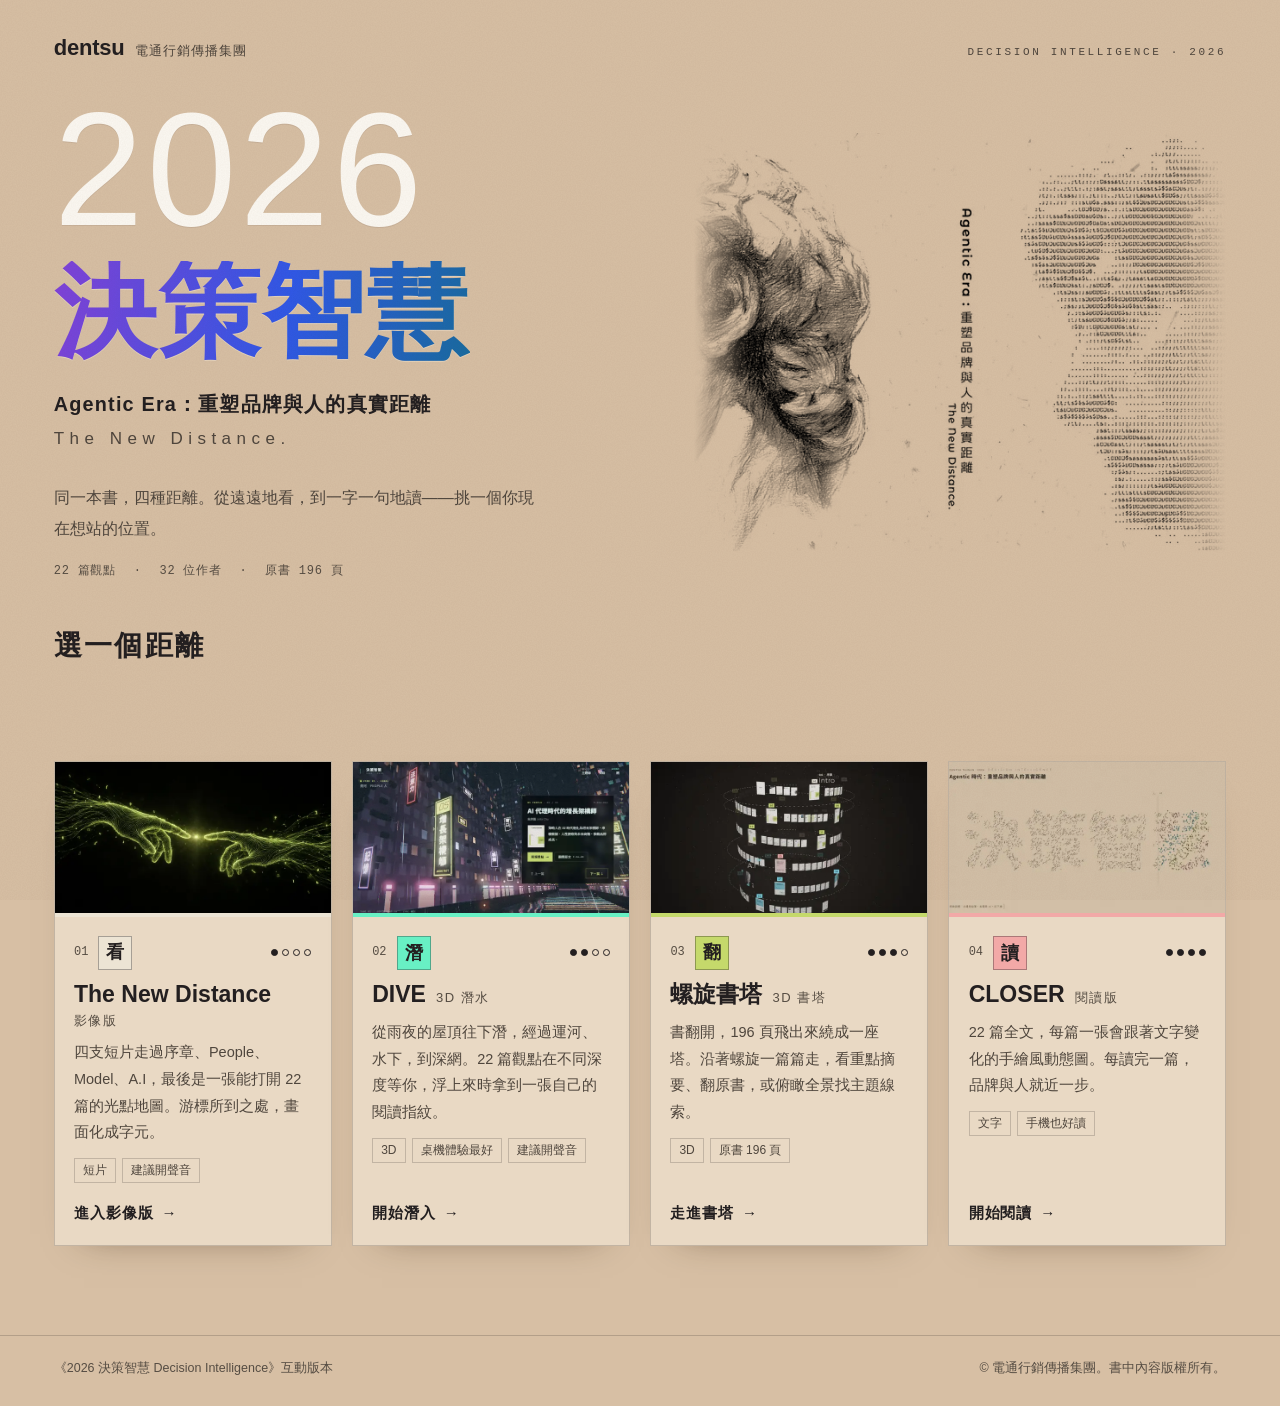
<file: index.html>
<!doctype html>
<html lang="zh-Hant">
<head>
  <meta charset="utf-8" />
  <meta name="viewport" content="width=device-width, initial-scale=1, viewport-fit=cover" />
  <!-- static page: no scripts at all; styles, fonts and images only from this site and Google Fonts -->
  <meta http-equiv="Content-Security-Policy" content="default-src 'none'; style-src 'self' https://fonts.googleapis.com; font-src https://fonts.gstatic.com; img-src 'self' data:; base-uri 'none'; form-action 'none'" />
  <title>決策智慧 2026 · Decision Intelligence</title>
  <meta name="description" content="《2026 決策智慧》互動版：同一本書，四種距離——影像版、DIVE、螺旋書塔、CLOSER 閱讀版。22 篇觀點，挑一個你想站的位置。" />
  <meta name="theme-color" content="#d7bfa4" />
  <meta name="color-scheme" content="light" />
  <link rel="canonical" href="https://bass-ccc.github.io/decision-intelligence-2026/" />
  <meta property="og:type" content="website" />
  <meta property="og:locale" content="zh_TW" />
  <meta property="og:site_name" content="2026 決策智慧" />
  <meta property="og:url" content="https://bass-ccc.github.io/decision-intelligence-2026/" />
  <meta property="og:title" content="2026 決策智慧 · 同一本書，四種距離" />
  <meta property="og:description" content="影像版、DIVE、螺旋書塔、CLOSER 閱讀版——從遠遠地看，到一字一句地讀。" />
  <meta property="og:image" content="https://bass-ccc.github.io/decision-intelligence-2026/assets/home/og.jpg" />
  <meta property="og:image:width" content="1200" />
  <meta property="og:image:height" content="630" />
  <meta name="twitter:card" content="summary_large_image" />
  <link rel="icon" href="data:image/svg+xml,%3Csvg xmlns='http://www.w3.org/2000/svg' viewBox='0 0 32 32'%3E%3Crect width='32' height='32' fill='%23d7bfa4'/%3E%3Crect x='6' y='6' width='9' height='9' fill='%23ece4d4'/%3E%3Crect x='17' y='6' width='9' height='9' fill='%2368f0c4'/%3E%3Crect x='6' y='17' width='9' height='9' fill='%23c5d96b'/%3E%3Crect x='17' y='17' width='9' height='9' fill='%23f2a9a7'/%3E%3C/svg%3E" />
  <link rel="preconnect" href="https://fonts.googleapis.com" />
  <link rel="preconnect" href="https://fonts.gstatic.com" crossorigin />
  <link rel="stylesheet" href="https://fonts.googleapis.com/css2?family=IBM+Plex+Mono&amp;family=Montserrat:wght@100..600&amp;family=Noto+Sans+TC:wght@400..900&amp;display=swap" />
  <link rel="stylesheet" href="assets/home/home.css" />
</head>
<body>
  <a class="skip" href="#ways">跳到四個版本</a>

  <header class="top">
    <p class="brand"><b>dentsu</b><span>電通行銷傳播集團</span></p>
    <p class="tag">DECISION INTELLIGENCE · 2026</p>
  </header>

  <main>
    <section class="hero" aria-labelledby="title">
      <div class="hero-text">
        <p class="year" aria-hidden="true">2026</p>
        <h1 id="title"><span class="holo">決策智慧</span><span class="sr-only"> 2026</span></h1>
        <p class="sub">Agentic Era：重塑品牌與人的真實距離<span lang="en">The New Distance.</span></p>
        <p class="lead">同一本書，四種距離。從遠遠地看，到一字一句地讀——挑一個你現在想站的位置。</p>
        <p class="facts"><span>22 篇觀點</span><span>32 位作者</span><span>原書 196 頁</span></p>
      </div>
      <figure class="art">
        <img src="assets/home/chimp.webp" srcset="assets/home/chimp.webp 600w, assets/home/chimp-1080.webp 1081w" sizes="(max-width: 820px) min(calc(100vw - 36px), 460px), 540px" width="600" height="471" fetchpriority="high" alt="書封插畫：左半邊是鉛筆畫的黑猩猩，右半邊是用 ASCII 字元拼成的同一張臉，中間直書「Agentic Era：重塑品牌與人的真實距離」。" />
      </figure>
    </section>

    <section class="ways" id="ways" aria-labelledby="ways-title">
      <h2 id="ways-title">選一個距離</h2>

      <div class="ruler" aria-hidden="true">
        <span class="end">品牌</span>
        <ol class="stops">
          <li class="stop v-film"><i></i><span>遠遠地看</span></li>
          <li class="stop v-dive"><i></i><span>走進去</span></li>
          <li class="stop v-tower"><i></i><span>翻開來</span></li>
          <li class="stop v-read"><i></i><span>一字一句</span></li>
        </ol>
        <span class="end">人</span>
      </div>

      <ol class="cards" role="list">
        <li class="card v-film">
          <a href="film/" aria-labelledby="film-name film-go" aria-describedby="film-dist film-desc">
            <span class="shot"><img src="assets/home/film.webp" srcset="assets/home/film-640.webp 640w, assets/home/film.webp 1200w" sizes="(max-width: 600px) calc(100vw - 36px), (max-width: 1180px) 45vw, 340px" width="1200" height="675" loading="lazy" decoding="async" alt="影像版畫面：兩隻由發光線條組成的手，指尖快要碰到。" /></span>
            <div class="body">
              <span class="kicker"><span class="no">01</span><span class="verb">看</span><span class="dist" id="film-dist" role="img" aria-label="距離 1／4，最遠"><i></i><i></i><i></i><i></i></span></span>
              <h3 class="name" id="film-name"><span lang="en">The New Distance</span><small>影像版</small></h3>
              <span class="desc" id="film-desc">四支短片走過序章、People、Model、A.I，最後是一張能打開 22 篇的光點地圖。游標所到之處，畫面化成字元。</span>
              <span class="meta"><span>短片</span><span>建議開聲音</span></span>
              <span class="go" id="film-go">進入影像版 <b aria-hidden="true">→</b></span>
            </div>
          </a>
        </li>
        <li class="card v-dive">
          <a href="shell/" aria-labelledby="dive-name dive-go" aria-describedby="dive-dist dive-desc">
            <span class="shot"><img src="assets/home/dive.webp" srcset="assets/home/dive-640.webp 640w, assets/home/dive.webp 1200w" sizes="(max-width: 600px) calc(100vw - 36px), (max-width: 1180px) 45vw, 340px" width="1200" height="675" loading="lazy" decoding="async" alt="DIVE 畫面：雨夜的運河兩旁掛滿霓虹招牌，其中九塊是 People 章的文章站；右側打開了〈AI 代理時代的增長架構師〉的卡片。" /></span>
            <div class="body">
              <span class="kicker"><span class="no">02</span><span class="verb">潛</span><span class="dist" id="dive-dist" role="img" aria-label="距離 2／4"><i></i><i></i><i></i><i></i></span></span>
              <h3 class="name" id="dive-name"><span lang="en">DIVE</span><small>3D 潛水</small></h3>
              <span class="desc" id="dive-desc">從雨夜的屋頂往下潛，經過運河、水下，到深網。22 篇觀點在不同深度等你，浮上來時拿到一張自己的閱讀指紋。</span>
              <span class="meta"><span>3D</span><span>桌機體驗最好</span><span>建議開聲音</span></span>
              <span class="go" id="dive-go">開始潛入 <b aria-hidden="true">→</b></span>
            </div>
          </a>
        </li>
        <li class="card v-tower">
          <a href="tower/" aria-labelledby="tower-name tower-go" aria-describedby="tower-dist tower-desc">
            <span class="shot"><img src="assets/home/tower.webp" srcset="assets/home/tower-640.webp 640w, assets/home/tower.webp 1200w" sizes="(max-width: 600px) calc(100vw - 36px), (max-width: 1180px) 45vw, 340px" width="1200" height="675" loading="lazy" decoding="async" alt="螺旋書塔畫面：196 頁書頁繞成一座多層的螺旋塔，每篇文章的首頁標著號碼。" /></span>
            <div class="body">
              <span class="kicker"><span class="no">03</span><span class="verb">翻</span><span class="dist" id="tower-dist" role="img" aria-label="距離 3／4"><i></i><i></i><i></i><i></i></span></span>
              <h3 class="name" id="tower-name">螺旋書塔<small>3D 書塔</small></h3>
              <span class="desc" id="tower-desc">書翻開，196 頁飛出來繞成一座塔。沿著螺旋一篇篇走，看重點摘要、翻原書，或俯瞰全景找主題線索。</span>
              <span class="meta"><span>3D</span><span>原書 196 頁</span></span>
              <span class="go" id="tower-go">走進書塔 <b aria-hidden="true">→</b></span>
            </div>
          </a>
        </li>
        <li class="card v-read">
          <a href="read/" aria-labelledby="read-name read-go" aria-describedby="read-dist read-desc">
            <span class="shot"><img src="assets/home/read.webp" srcset="assets/home/read-640.webp 640w, assets/home/read.webp 1200w" sizes="(max-width: 600px) calc(100vw - 36px), (max-width: 1180px) 45vw, 340px" width="1200" height="675" loading="lazy" decoding="async" alt="CLOSER 閱讀版畫面：「決策智慧」四個字，左邊用鉛筆線畫成，右邊變成彩色 ASCII 字元。" /></span>
            <div class="body">
              <span class="kicker"><span class="no">04</span><span class="verb">讀</span><span class="dist" id="read-dist" role="img" aria-label="距離 4／4，最近"><i></i><i></i><i></i><i></i></span></span>
              <h3 class="name" id="read-name"><span lang="en">CLOSER</span><small>閱讀版</small></h3>
              <span class="desc" id="read-desc">22 篇全文，每篇一張會跟著文字變化的手繪風動態圖。每讀完一篇，品牌與人就近一步。</span>
              <span class="meta"><span>文字</span><span>手機也好讀</span></span>
              <span class="go" id="read-go">開始閱讀 <b aria-hidden="true">→</b></span>
            </div>
          </a>
        </li>
      </ol>
    </section>
  </main>

  <footer class="foot">
    <p>《2026 決策智慧 Decision Intelligence》互動版本</p>
    <p>© 電通行銷傳播集團。書中內容版權所有。</p>
  </footer>
</body>
</html>
</file>
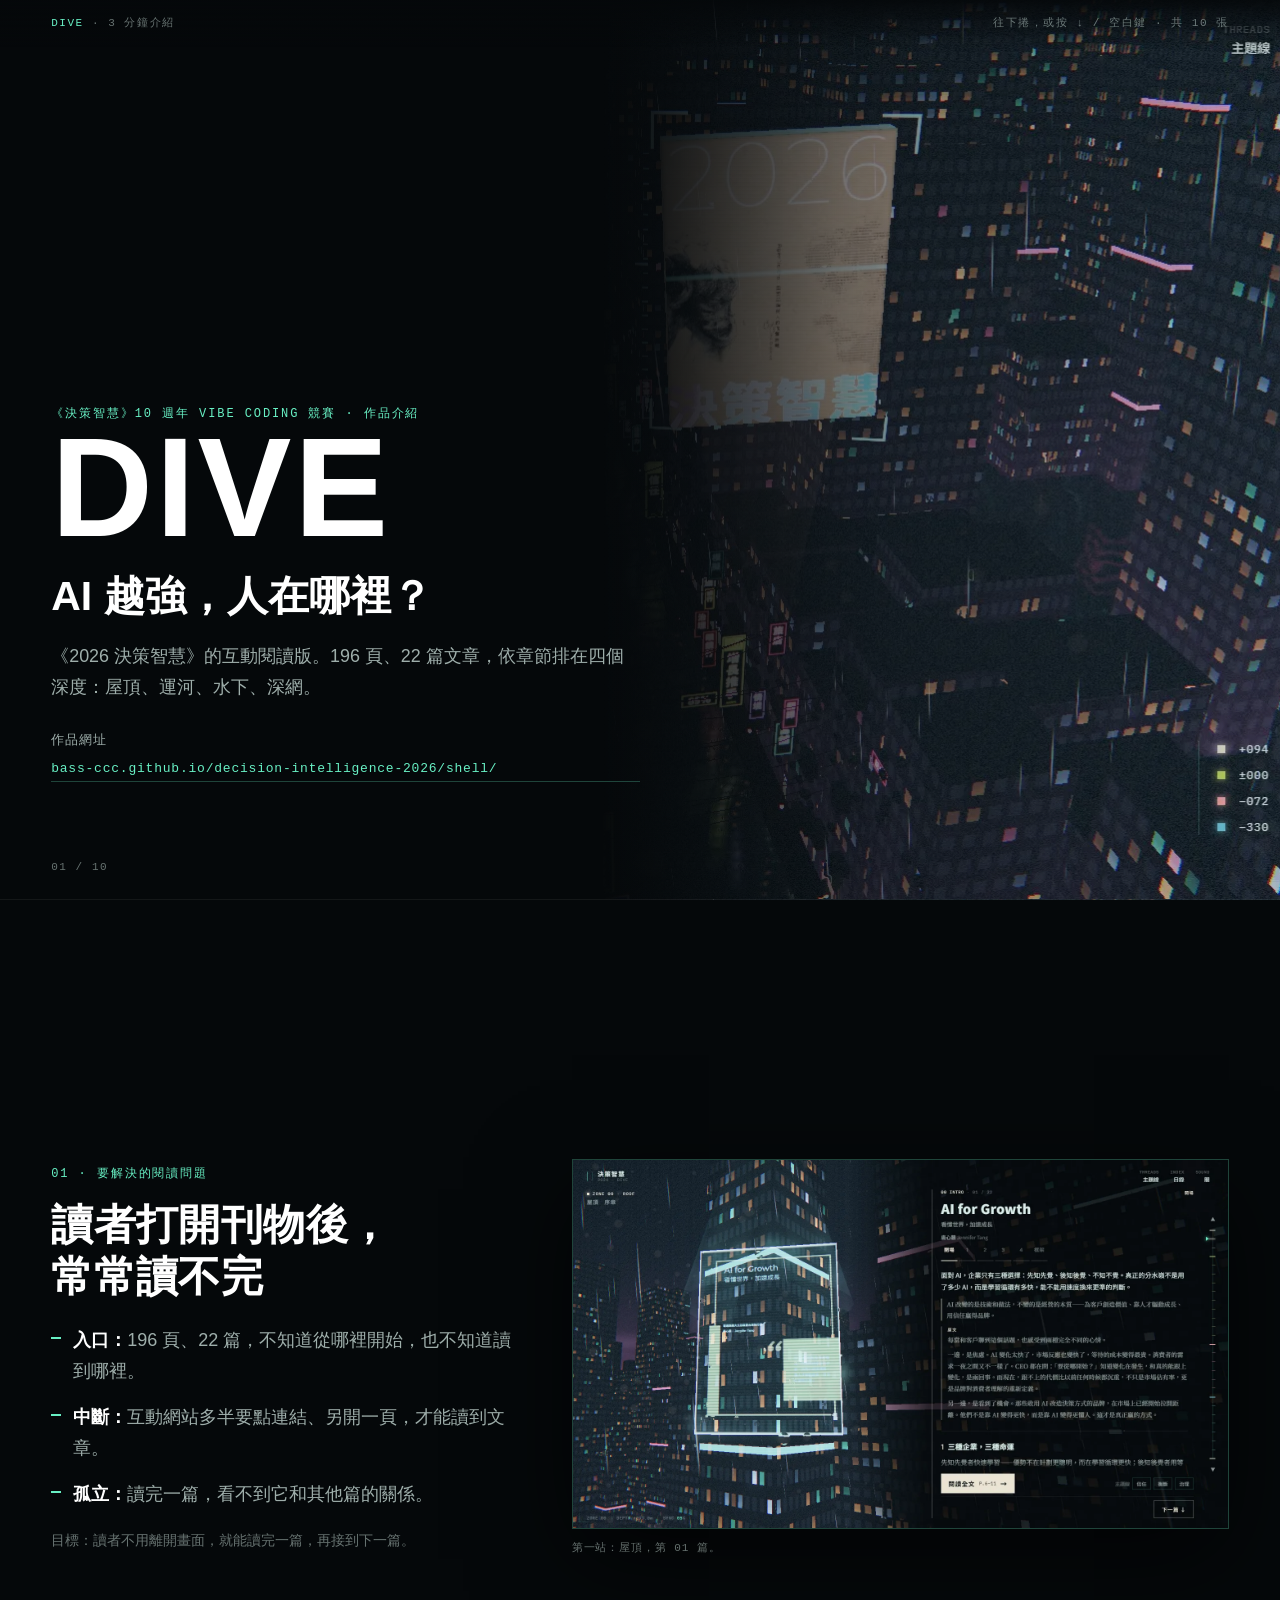
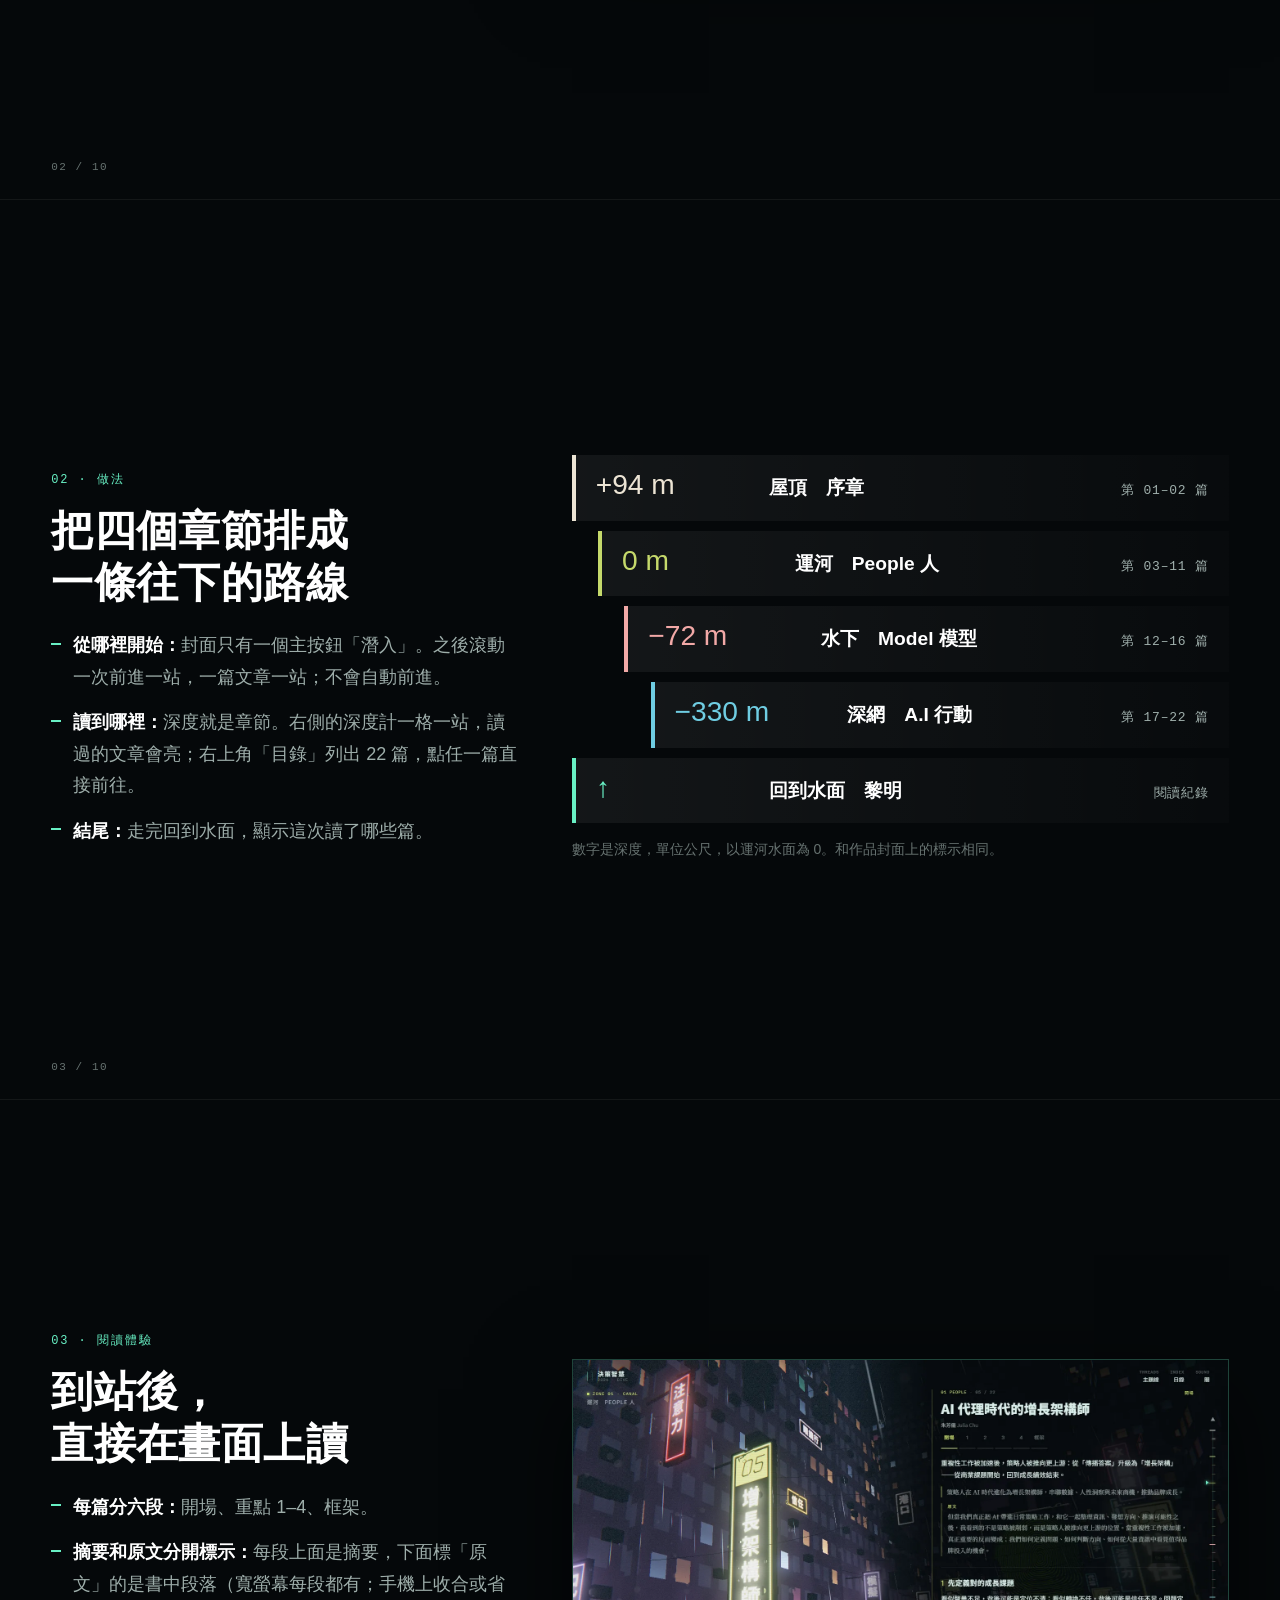
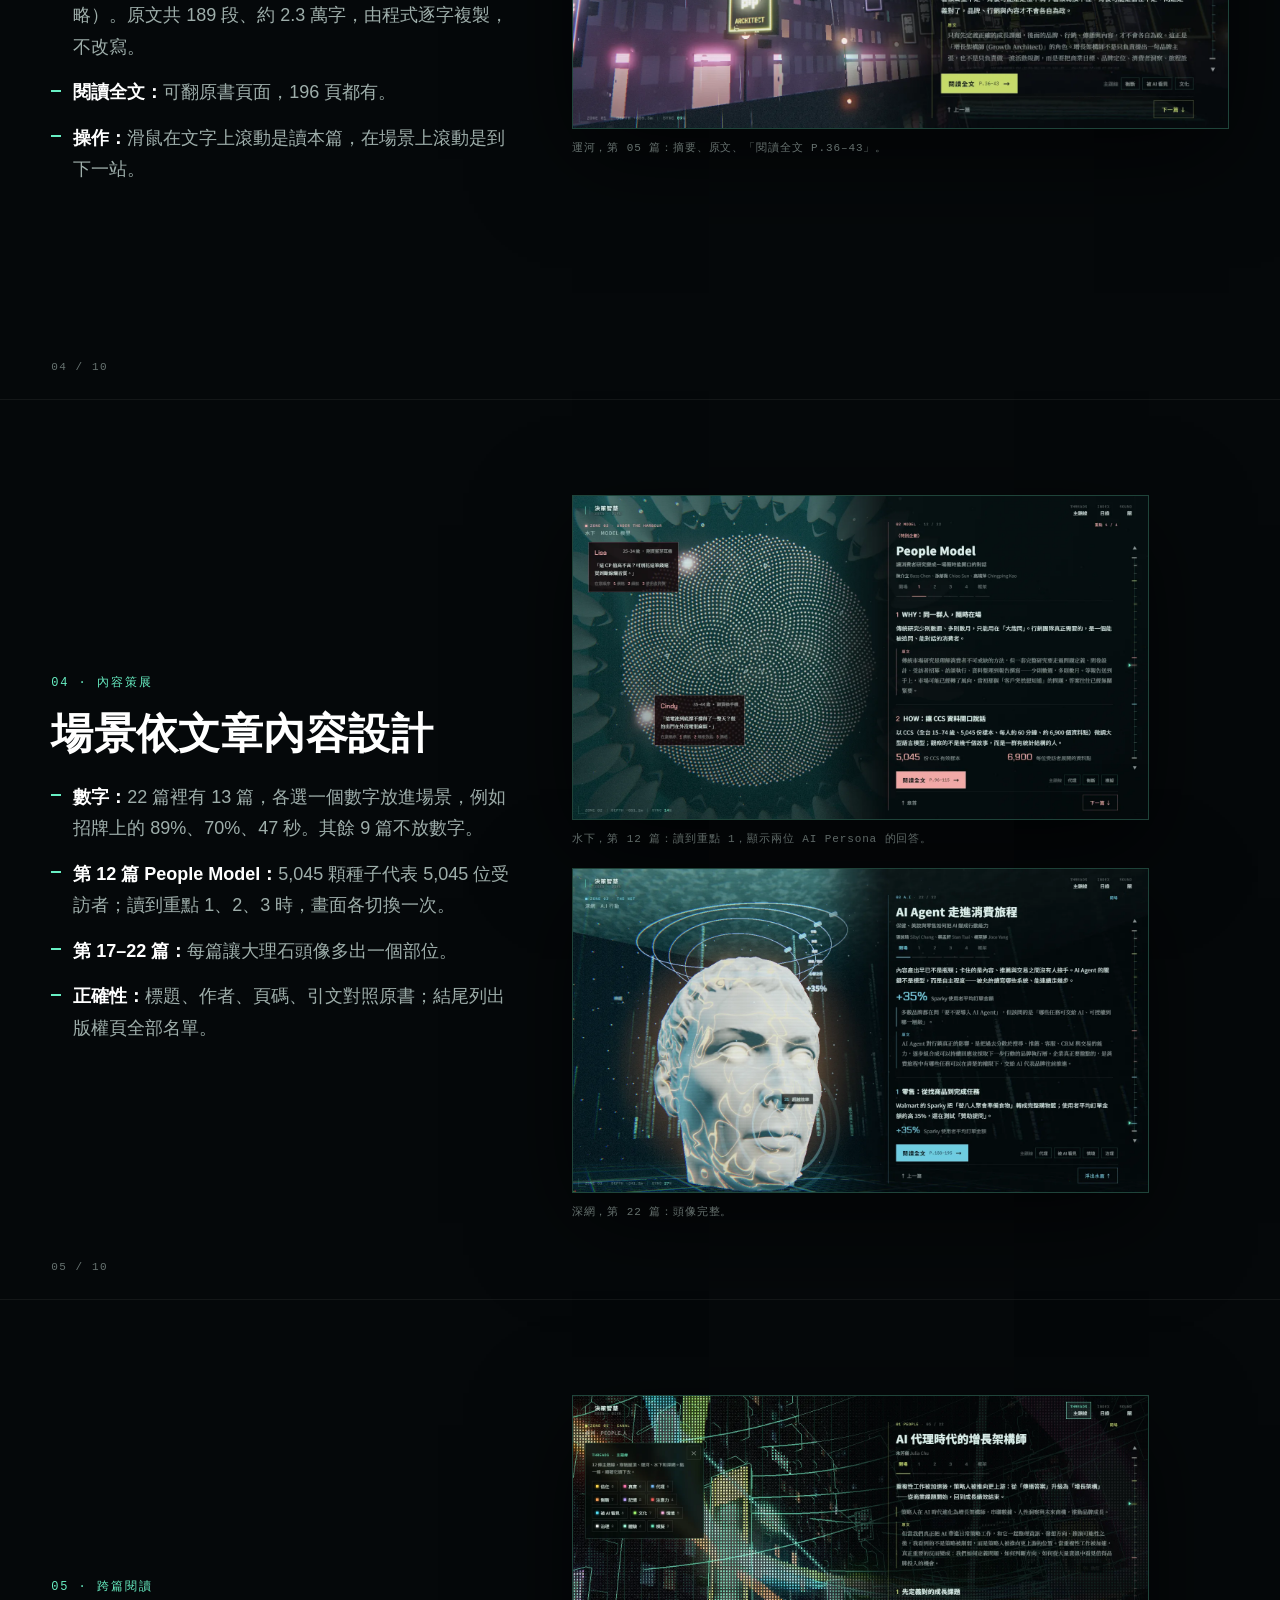
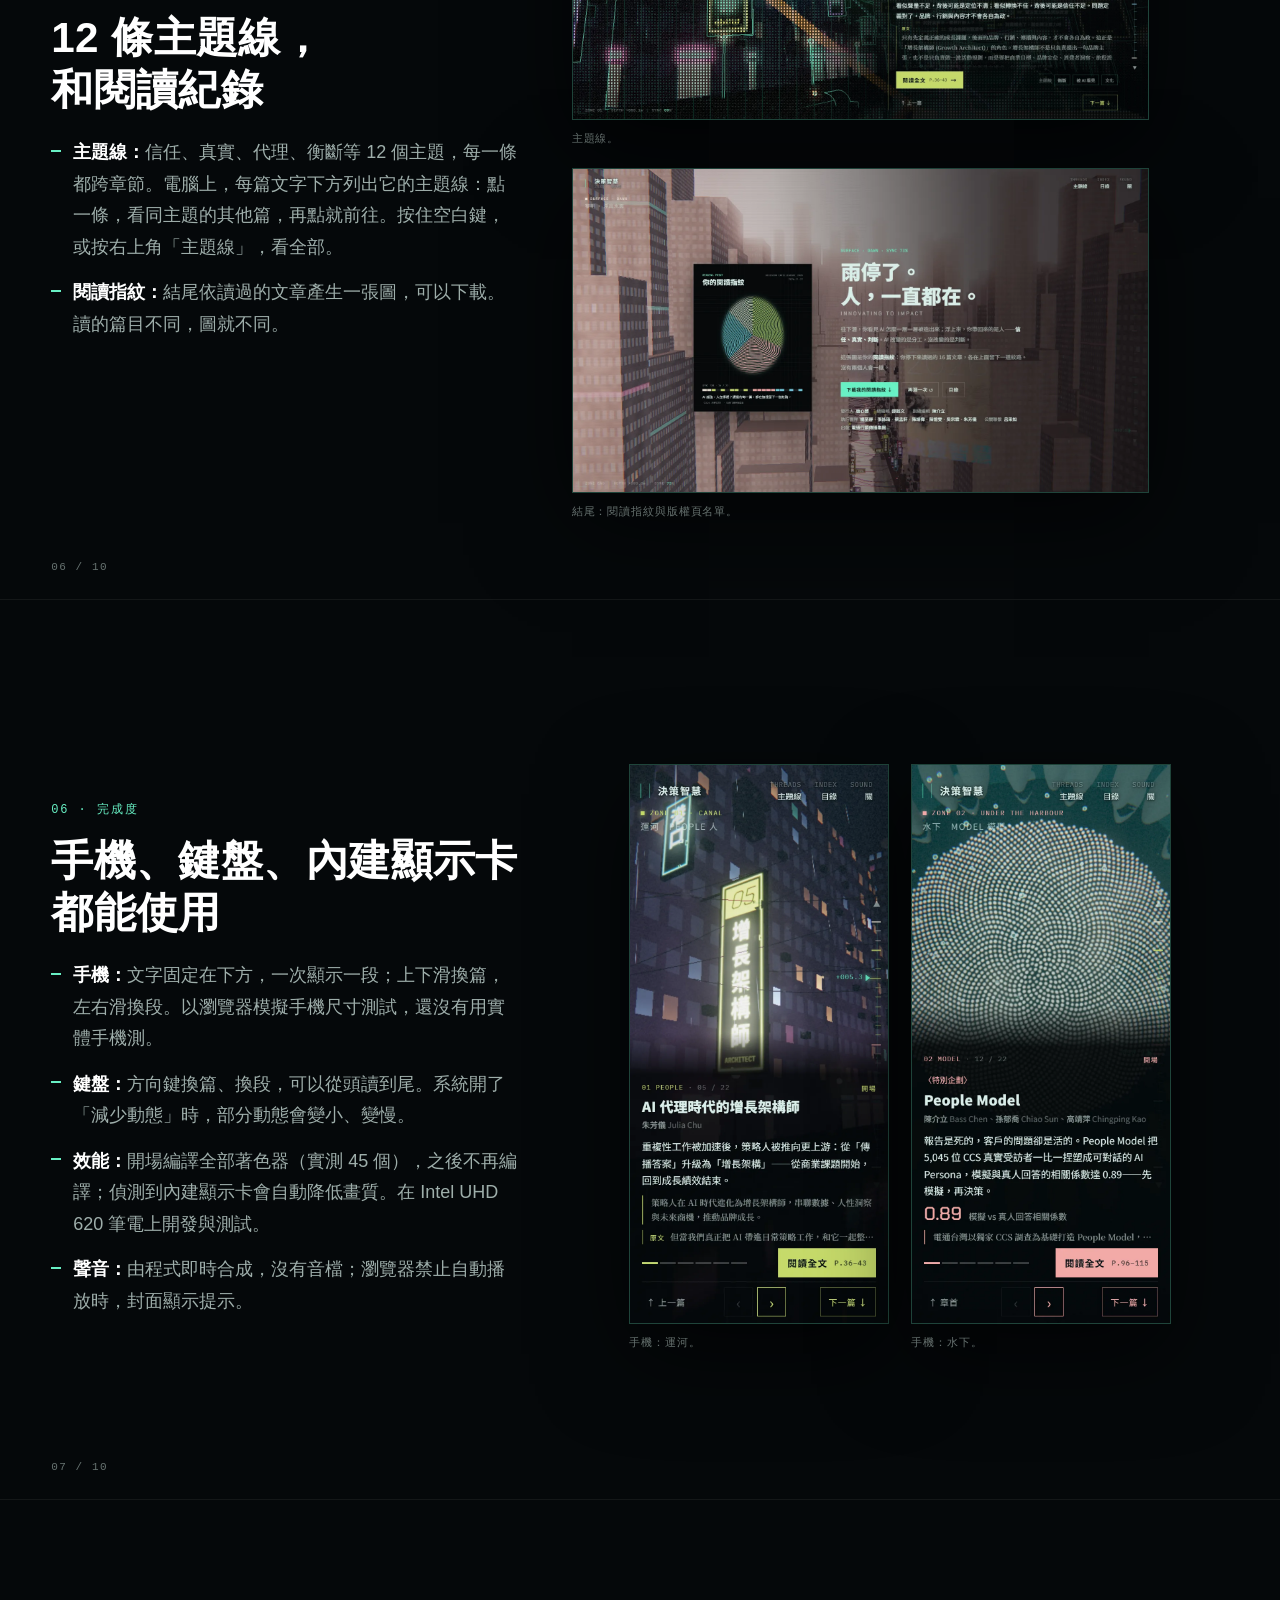
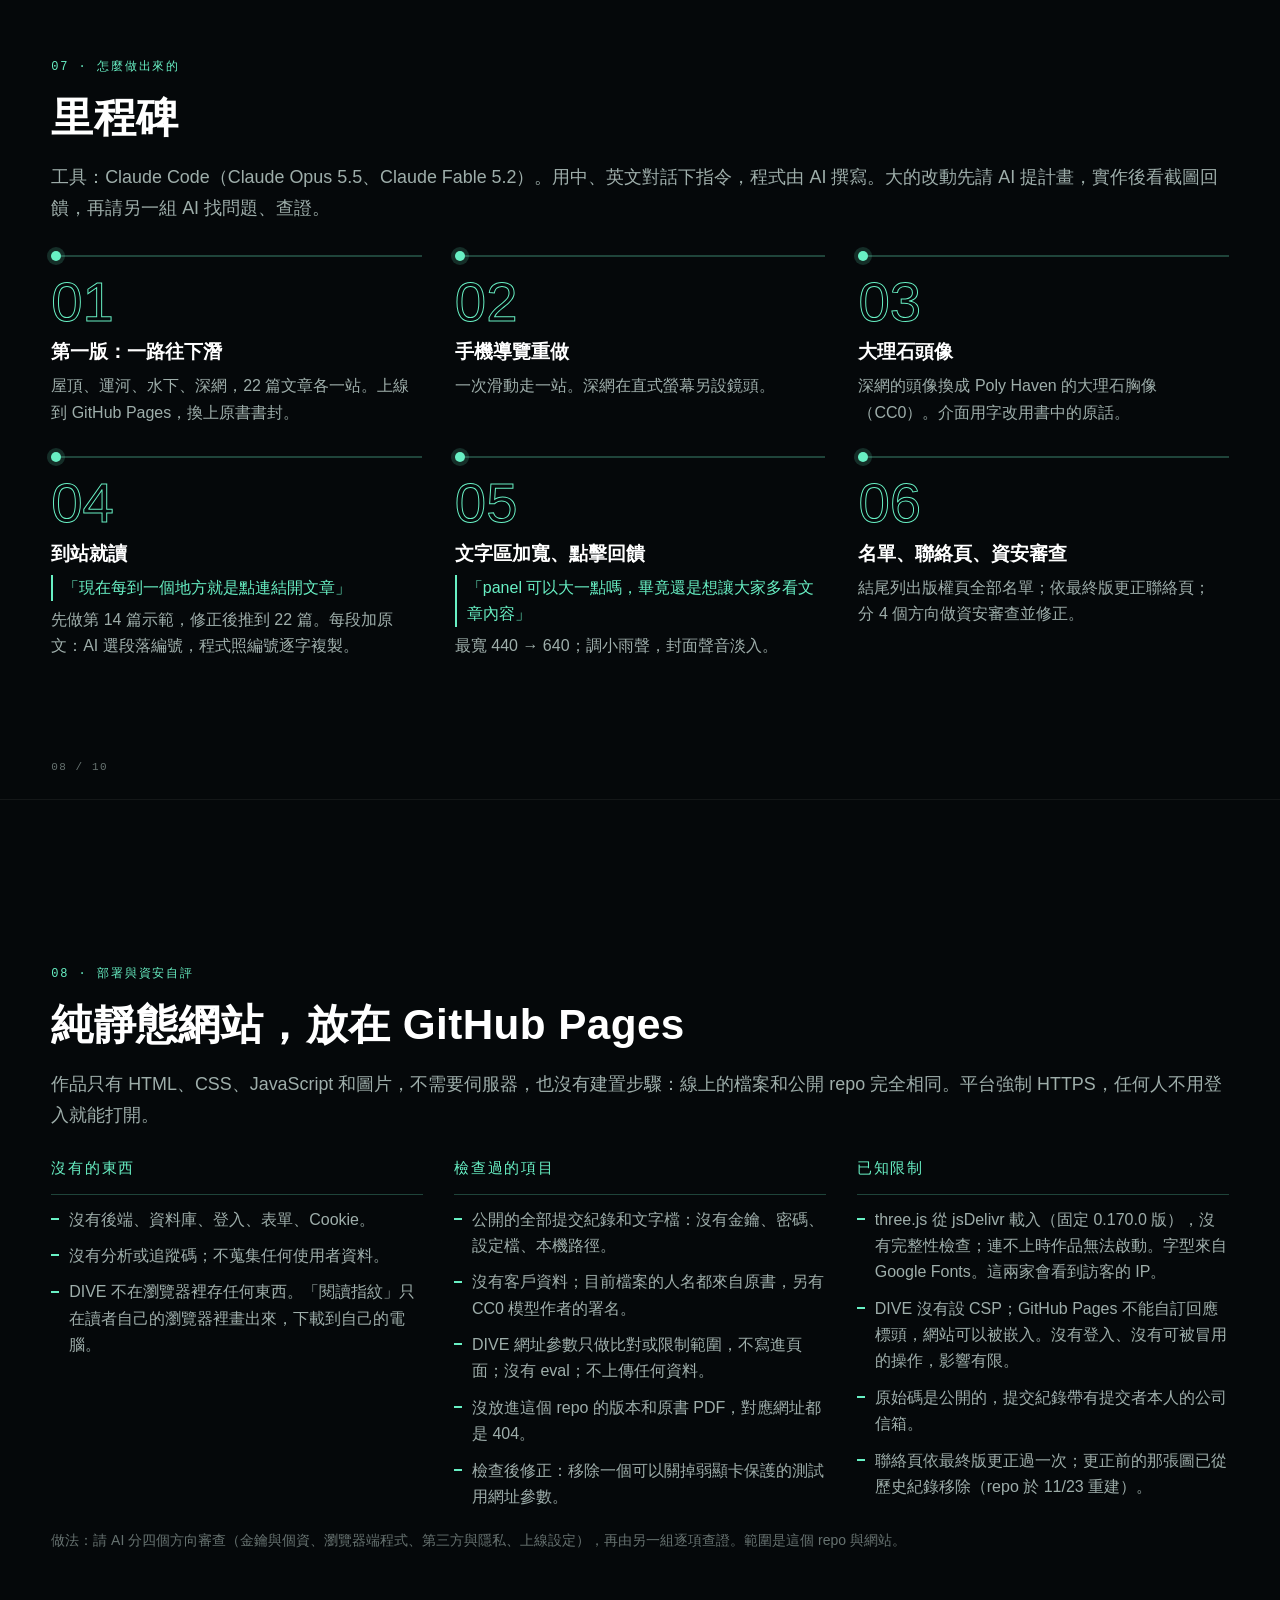
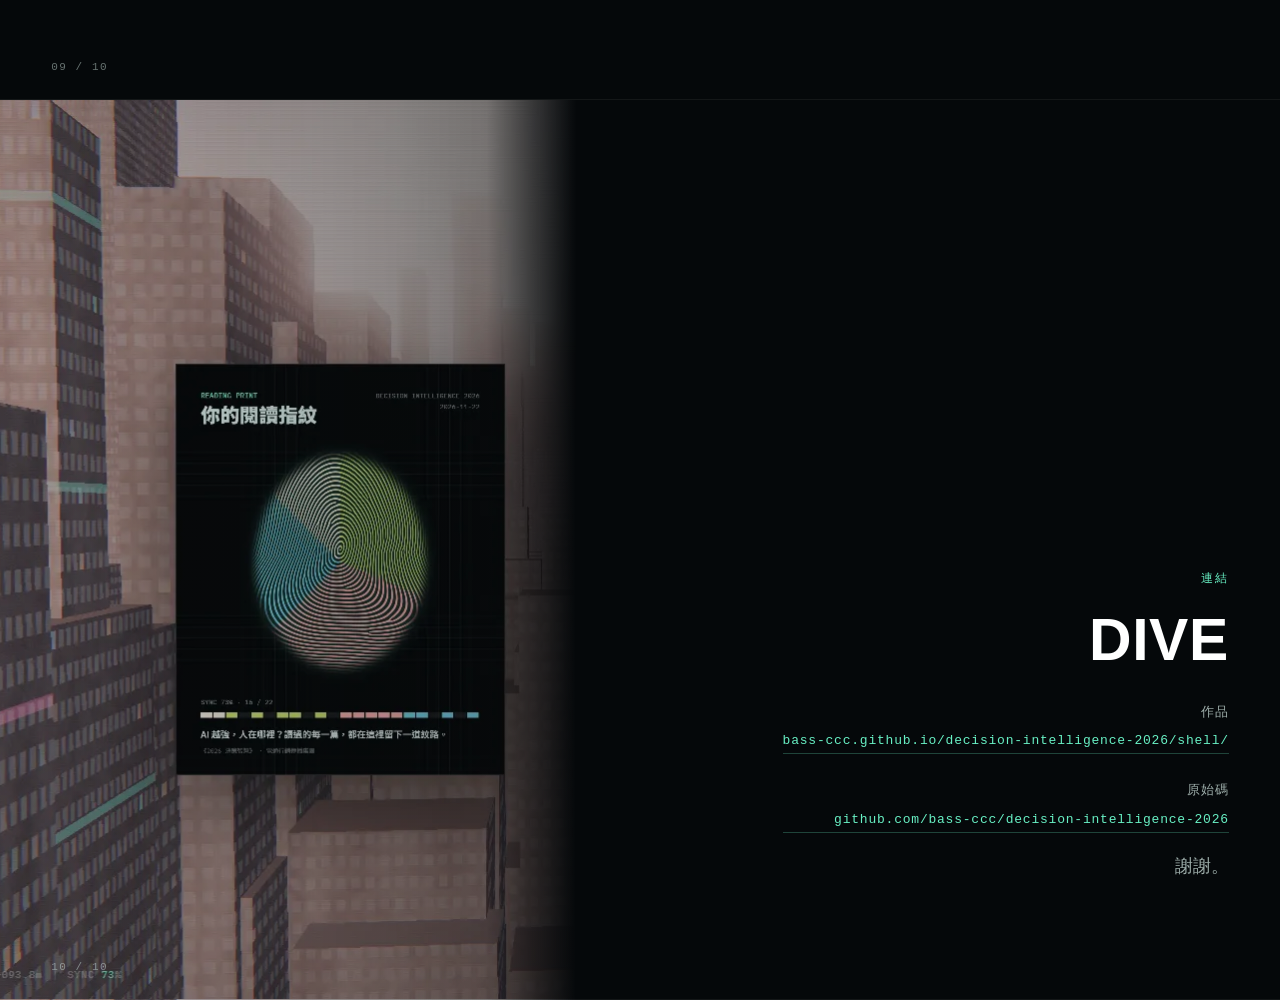
<file: dive-intro/index.html>
<!doctype html>
<html lang="zh-Hant">
<head>
  <meta charset="utf-8" />
  <meta name="viewport" content="width=device-width, initial-scale=1, viewport-fit=cover" />
  <!-- a static deck: no scripts at all; styles, fonts and pictures only from this site and Google Fonts -->
  <meta http-equiv="Content-Security-Policy" content="default-src 'none'; style-src 'self' https://fonts.googleapis.com; font-src https://fonts.gstatic.com; img-src 'self' data:; base-uri 'none'; form-action 'none'" />
  <meta name="referrer" content="strict-origin-when-cross-origin" />
  <meta name="robots" content="noindex" />
  <title>DIVE · 3 分鐘介紹｜《2026 決策智慧》</title>
  <meta name="description" content="DIVE：《2026 決策智慧》的互動閱讀版。作品介紹，約 3 分鐘。" />
  <meta name="theme-color" content="#05080a" />
  <link rel="icon" href="data:image/svg+xml,%3Csvg xmlns='http://www.w3.org/2000/svg' viewBox='0 0 32 32'%3E%3Crect width='32' height='32' fill='%2305080a'/%3E%3Cpath d='M16 5v22' stroke='%2368f0c4' stroke-width='2'/%3E%3Cpath d='M9 9h14M11 15h10M13 21h6' stroke='%2368f0c4' stroke-width='1.4' opacity='.7'/%3E%3C/svg%3E" />
  <link rel="preconnect" href="https://fonts.googleapis.com" />
  <link rel="preconnect" href="https://fonts.gstatic.com" crossorigin />
  <link rel="stylesheet" href="https://fonts.googleapis.com/css2?family=Chakra+Petch:wght@400;500;600&amp;family=IBM+Plex+Mono:wght@400;500&amp;family=Noto+Sans+TC:wght@400;500;700;900&amp;display=swap" />
  <link rel="stylesheet" href="intro.css" />
</head>
<body>
  <div class="bar" aria-hidden="true"><span><b>DIVE</b> · 3 分鐘介紹</span><span>往下捲，或按 ↓ / 空白鍵 · 共 10 張</span></div>

  <main>
    <!-- 1 -->
    <section class="slide cover" aria-label="封面">
      <div class="in">
        <span class="kick">《決策智慧》10 週年 VIBE CODING 競賽 · 作品介紹</span>
        <h1>DIVE</h1>
        <p class="q">AI 越強，人在哪裡？</p>
        <p class="lead">《2026 決策智慧》的互動閱讀版。196 頁、22 篇文章，依章節排在四個深度：屋頂、運河、水下、深網。</p>
        <p class="meta"><span>作品網址</span><a href="../shell/">bass-ccc.github.io/decision-intelligence-2026/shell/</a></p>
      </div>
      <span class="no">01 / 10</span>
    </section>

    <!-- 2 -->
    <section class="slide" aria-labelledby="s2">
      <div>
        <span class="kick">01 · 要解決的閱讀問題</span>
        <h2 id="s2">讀者打開刊物後，<br />常常讀不完</h2>
        <ul class="pts">
          <li><b>入口：</b>196 頁、22 篇，不知道從哪裡開始，也不知道讀到哪裡。</li>
          <li><b>中斷：</b>互動網站多半要點連結、另開一頁，才能讀到文章。</li>
          <li><b>孤立：</b>讀完一篇，看不到它和其他篇的關係。</li>
        </ul>
        <p class="note">目標：讀者不用離開畫面，就能讀完一篇，再接到下一篇。</p>
      </div>
      <figure>
        <img src="img/02-roof-01.webp" width="1600" height="900" alt="DIVE 第一站：屋頂，右邊是第 01 篇的文字，左邊是這一篇的書頁" />
        <figcaption>第一站：屋頂，第 01 篇。</figcaption>
      </figure>
      <span class="no">02 / 10</span>
    </section>

    <!-- 3 -->
    <section class="slide" aria-labelledby="s3">
      <div>
        <span class="kick">02 · 做法</span>
        <h2 id="s3">把四個章節排成<br />一條往下的路線</h2>
        <ul class="pts">
          <li><b>從哪裡開始：</b>封面只有一個主按鈕「潛入」。之後滾動一次前進一站，一篇文章一站；不會自動前進。</li>
          <li><b>讀到哪裡：</b>深度就是章節。右側的深度計一格一站，讀過的文章會亮；右上角「目錄」列出 22 篇，點任一篇直接前往。</li>
          <li><b>結尾：</b>走完回到水面，顯示這次讀了哪些篇。</li>
        </ul>
      </div>
      <div>
        <ol class="depths" aria-label="四個深度">
          <li class="d1"><b>+94 m</b><span>屋頂　序章</span><em>第 01–02 篇</em></li>
          <li class="d2"><b>0 m</b><span>運河　People 人</span><em>第 03–11 篇</em></li>
          <li class="d3"><b>−72 m</b><span>水下　Model 模型</span><em>第 12–16 篇</em></li>
          <li class="d4"><b>−330 m</b><span>深網　A.I 行動</span><em>第 17–22 篇</em></li>
          <li class="d5"><b>↑</b><span>回到水面　黎明</span><em>閱讀紀錄</em></li>
        </ol>
        <p class="cap">數字是深度，單位公尺，以運河水面為 0。和作品封面上的標示相同。</p>
      </div>
      <span class="no">03 / 10</span>
    </section>

    <!-- 4 -->
    <section class="slide" aria-labelledby="s4">
      <div>
        <span class="kick">03 · 閱讀體驗</span>
        <h2 id="s4">到站後，<br />直接在畫面上讀</h2>
        <ul class="pts">
          <li><b>每篇分六段：</b>開場、重點 1–4、框架。</li>
          <li><b>摘要和原文分開標示：</b>每段上面是摘要，下面標「原文」的是書中段落（寬螢幕每段都有；手機上收合或省略）。原文共 189 段、約 2.3 萬字，由程式逐字複製，不改寫。</li>
          <li><b>閱讀全文：</b>可翻原書頁面，196 頁都有。</li>
          <li><b>操作：</b>滑鼠在文字上滾動是讀本篇，在場景上滾動是到下一站。</li>
        </ul>
      </div>
      <figure>
        <img src="img/03-canal-05.webp" width="1600" height="900" alt="運河站：左邊是第 05 篇的招牌，右邊是摘要、原文段落和閱讀全文按鈕" />
        <figcaption>運河，第 05 篇：摘要、原文、「閱讀全文 P.36–43」。</figcaption>
      </figure>
      <span class="no">04 / 10</span>
    </section>

    <!-- 5 -->
    <section class="slide" aria-labelledby="s5">
      <div>
        <span class="kick">04 · 內容策展</span>
        <h2 id="s5">場景依文章內容設計</h2>
        <ul class="pts">
          <li><b>數字：</b>22 篇裡有 13 篇，各選一個數字放進場景，例如招牌上的 89%、70%、47 秒。其餘 9 篇不放數字。</li>
          <li><b>第 12 篇 People Model：</b>5,045 顆種子代表 5,045 位受訪者；讀到重點 1、2、3 時，畫面各切換一次。</li>
          <li><b>第 17–22 篇：</b>每篇讓大理石頭像多出一個部位。</li>
          <li><b>正確性：</b>標題、作者、頁碼、引文對照原書；結尾列出版權頁全部名單。</li>
        </ul>
      </div>
      <div class="pair">
        <figure>
          <img src="img/06-sea-12-persona.webp" width="1600" height="900" alt="水下：第 12 篇 People Model，由種子組成的向日葵，和兩位 AI Persona（Lisa、Cindy）的對話框" />
          <figcaption>水下，第 12 篇：讀到重點 1，顯示兩位 AI Persona 的回答。</figcaption>
        </figure>
        <figure>
          <img src="img/10-net-22.webp" width="1600" height="900" alt="深網：大理石頭像，頭頂有四圈鎖，右邊是第 22 篇的文字" />
          <figcaption>深網，第 22 篇：頭像完整。</figcaption>
        </figure>
      </div>
      <span class="no">05 / 10</span>
    </section>

    <!-- 6 -->
    <section class="slide" aria-labelledby="s6">
      <div>
        <span class="kick">05 · 跨篇閱讀</span>
        <h2 id="s6">12 條主題線，<br />和閱讀紀錄</h2>
        <ul class="pts">
          <li><b>主題線：</b>信任、真實、代理、衡斷等 12 個主題，每一條都跨章節。電腦上，每篇文字下方列出它的主題線：點一條，看同主題的其他篇，再點就前往。按住空白鍵，或按右上角「主題線」，看全部。</li>
          <li><b>閱讀指紋：</b>結尾依讀過的文章產生一張圖，可以下載。讀的篇目不同，圖就不同。</li>
        </ul>
      </div>
      <div class="pair">
        <figure>
          <img src="img/05-threads.webp" width="1600" height="900" alt="主題線畫面：左邊列出 12 個主題" />
          <figcaption>主題線。</figcaption>
        </figure>
        <figure>
          <img src="img/11-finale.webp" width="1600" height="900" alt="結尾：左邊是閱讀指紋，右邊是結語和版權頁名單" />
          <figcaption>結尾：閱讀指紋與版權頁名單。</figcaption>
        </figure>
      </div>
      <span class="no">06 / 10</span>
    </section>

    <!-- 7 -->
    <section class="slide" aria-labelledby="s7">
      <div>
        <span class="kick">06 · 完成度</span>
        <h2 id="s7">手機、鍵盤、內建顯示卡<br />都能使用</h2>
        <ul class="pts">
          <li><b>手機：</b>文字固定在下方，一次顯示一段；上下滑換篇，左右滑換段。以瀏覽器模擬手機尺寸測試，還沒有用實體手機測。</li>
          <li><b>鍵盤：</b>方向鍵換篇、換段，可以從頭讀到尾。系統開了「減少動態」時，部分動態會變小、變慢。</li>
          <li><b>效能：</b>開場編譯全部著色器（實測 45 個），之後不再編譯；偵測到內建顯示卡會自動降低畫質。在 Intel UHD 620 筆電上開發與測試。</li>
          <li><b>聲音：</b>由程式即時合成，沒有音檔；瀏覽器禁止自動播放時，封面顯示提示。</li>
        </ul>
      </div>
      <div class="phones">
        <figure>
          <img src="img/13-phone-05.webp" width="780" height="1688" alt="手機畫面：運河站，文字在下方" />
          <figcaption>手機：運河。</figcaption>
        </figure>
        <figure>
          <img src="img/14-phone-12.webp" width="780" height="1688" alt="手機畫面：水下站，第 12 篇" />
          <figcaption>手機：水下。</figcaption>
        </figure>
      </div>
      <span class="no">07 / 10</span>
    </section>

    <!-- 8 -->
    <section class="slide wide" aria-labelledby="s8">
      <div>
        <span class="kick">07 · 怎麼做出來的</span>
        <h2 id="s8">里程碑</h2>
        <p class="lead">工具：Claude Code（Claude Opus 5.5、Claude Fable 5.2）。用中、英文對話下指令，程式由 AI 撰寫。大的改動先請 AI 提計畫，實作後看截圖回饋，再請另一組 AI 找問題、查證。</p>
        <ol class="ms">
          <li>
            <b>01</b>
            <h3>第一版：一路往下潛</h3>
            <p>屋頂、運河、水下、深網，22 篇文章各一站。上線到 GitHub Pages，換上原書書封。</p>
          </li>
          <li>
            <b>02</b>
            <h3>手機導覽重做</h3>
            <p>一次滑動走一站。深網在直式螢幕另設鏡頭。</p>
          </li>
          <li>
            <b>03</b>
            <h3>大理石頭像</h3>
            <p>深網的頭像換成 Poly Haven 的大理石胸像（CC0）。介面用字改用書中的原話。</p>
          </li>
          <li>
            <b>04</b>
            <h3>到站就讀</h3>
            <p><q>現在每到一個地方就是點連結開文章</q>先做第 14 篇示範，修正後推到 22 篇。每段加原文：AI 選段落編號，程式照編號逐字複製。</p>
          </li>
          <li>
            <b>05</b>
            <h3>文字區加寬、點擊回饋</h3>
            <p><q>panel 可以大一點嗎，畢竟還是想讓大家多看文章內容</q>最寬 440 → 640；調小雨聲，封面聲音淡入。</p>
          </li>
          <li>
            <b>06</b>
            <h3>名單、聯絡頁、資安審查</h3>
            <p>結尾列出版權頁全部名單；依最終版更正聯絡頁；分 4 個方向做資安審查並修正。</p>
          </li>
        </ol>
      </div>
      <span class="no">08 / 10</span>
    </section>

    <!-- 9 -->
    <section class="slide wide" aria-labelledby="s9">
      <div>
        <span class="kick">08 · 部署與資安自評</span>
        <h2 id="s9">純靜態網站，放在 GitHub Pages</h2>
        <p class="lead">作品只有 HTML、CSS、JavaScript 和圖片，不需要伺服器，也沒有建置步驟：線上的檔案和公開 repo 完全相同。平台強制 HTTPS，任何人不用登入就能打開。</p>
        <div class="cols">
          <div>
            <h3>沒有的東西</h3>
            <ul>
              <li>沒有後端、資料庫、登入、表單、Cookie。</li>
              <li>沒有分析或追蹤碼；不蒐集任何使用者資料。</li>
              <li>DIVE 不在瀏覽器裡存任何東西。「閱讀指紋」只在讀者自己的瀏覽器裡畫出來，下載到自己的電腦。</li>
            </ul>
          </div>
          <div>
            <h3>檢查過的項目</h3>
            <ul>
              <li>公開的全部提交紀錄和文字檔：沒有金鑰、密碼、設定檔、本機路徑。</li>
              <li>沒有客戶資料；目前檔案的人名都來自原書，另有 CC0 模型作者的署名。</li>
              <li>DIVE 網址參數只做比對或限制範圍，不寫進頁面；沒有 eval；不上傳任何資料。</li>
              <li>沒放進這個 repo 的版本和原書 PDF，對應網址都是 404。</li>
              <li>檢查後修正：移除一個可以關掉弱顯卡保護的測試用網址參數。</li>
            </ul>
          </div>
          <div>
            <h3>已知限制</h3>
            <ul>
              <li>three.js 從 jsDelivr 載入（固定 0.170.0 版），沒有完整性檢查；連不上時作品無法啟動。字型來自 Google Fonts。這兩家會看到訪客的 IP。</li>
              <li>DIVE 沒有設 CSP；GitHub Pages 不能自訂回應標頭，網站可以被嵌入。沒有登入、沒有可被冒用的操作，影響有限。</li>
              <li>原始碼是公開的，提交紀錄帶有提交者本人的公司信箱。</li>
              <li>聯絡頁依最終版更正過一次；更正前的那張圖已從歷史紀錄移除（repo 於 11/23 重建）。</li>
            </ul>
          </div>
        </div>
        <p class="note">做法：請 AI 分四個方向審查（金鑰與個資、瀏覽器端程式、第三方與隱私、上線設定），再由另一組逐項查證。範圍是這個 repo 與網站。</p>
      </div>
      <span class="no">09 / 10</span>
    </section>

    <!-- 10 -->
    <section class="slide end" aria-labelledby="s10">
      <div class="in">
        <span class="kick">連結</span>
        <h2 id="s10">DIVE</h2>
        <p class="meta"><span>作品</span><a href="../shell/">bass-ccc.github.io/decision-intelligence-2026/shell/</a></p>
        <p class="meta"><span>原始碼</span><a href="https://github.com/bass-ccc/decision-intelligence-2026" rel="noopener noreferrer">github.com/bass-ccc/decision-intelligence-2026</a></p>
        <p class="lead">謝謝。</p>
      </div>
      <span class="no">10 / 10</span>
    </section>
  </main>
</body>
</html>
</file>
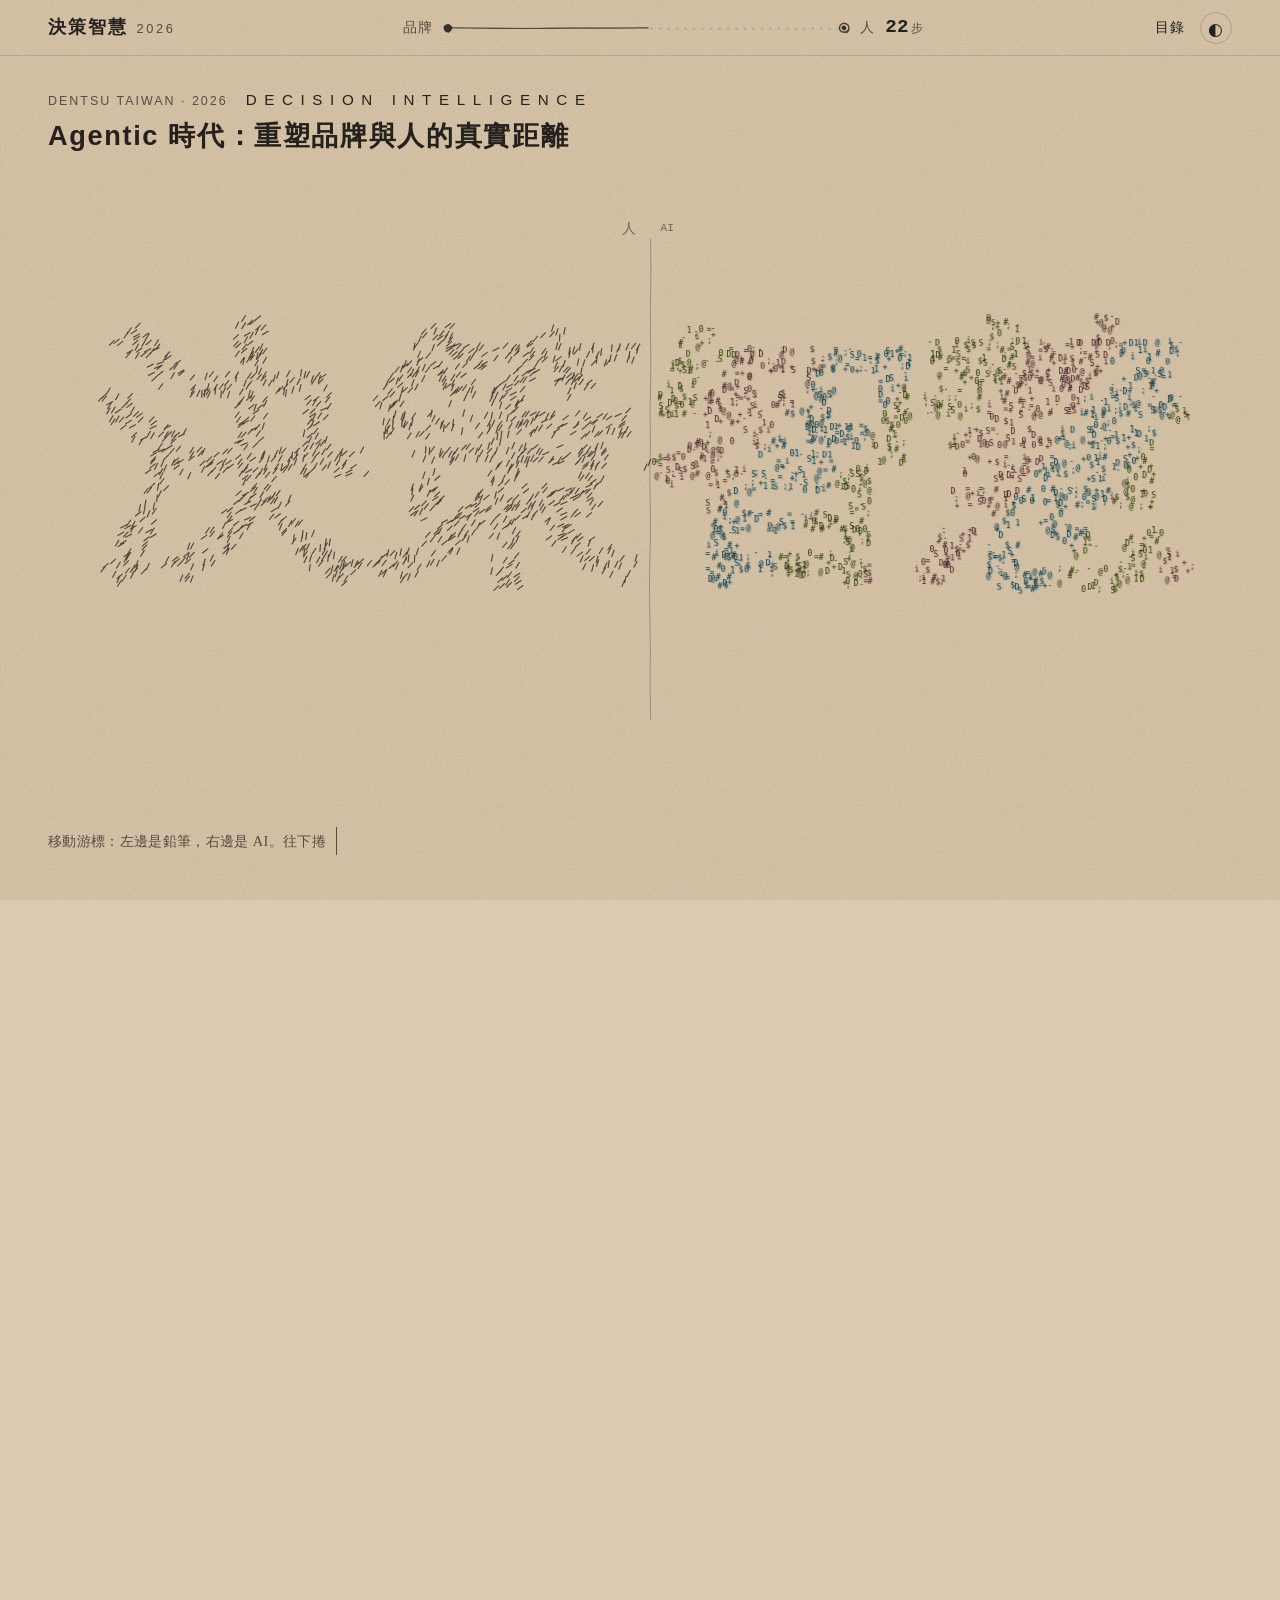
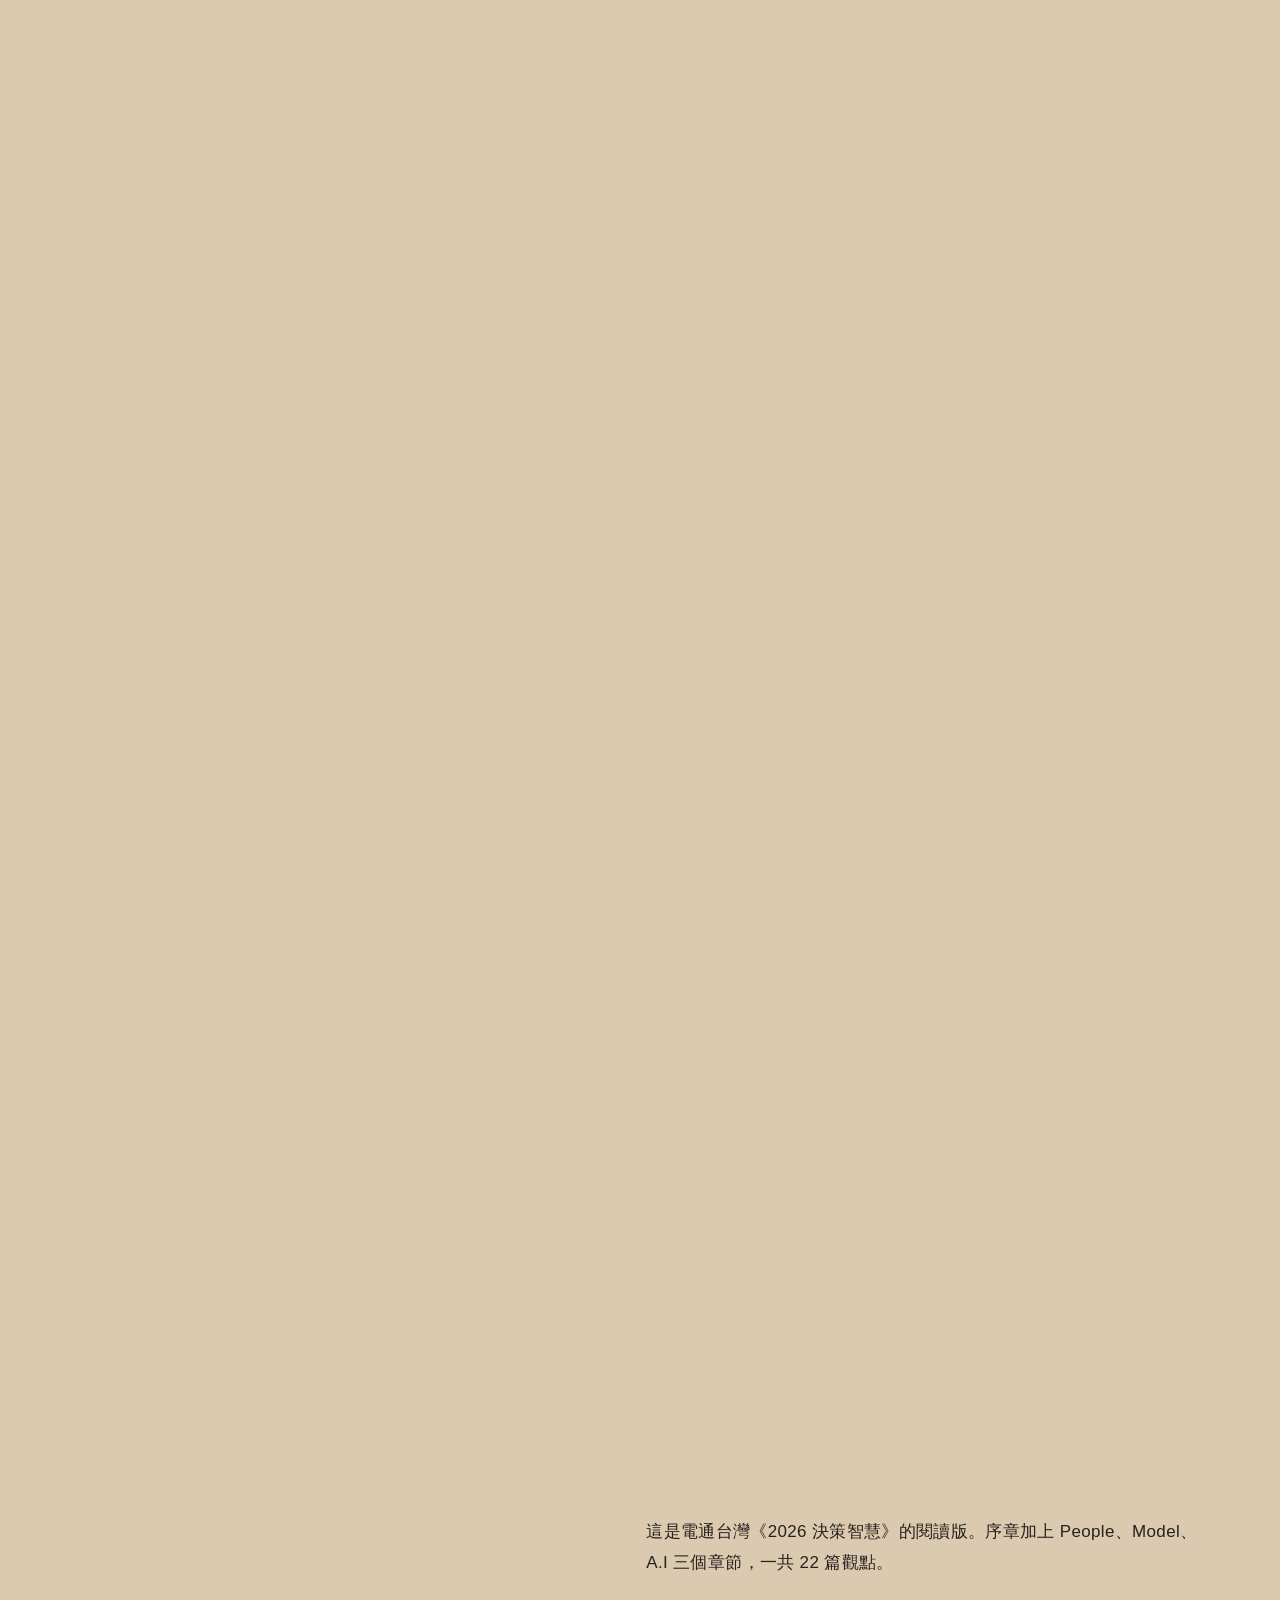
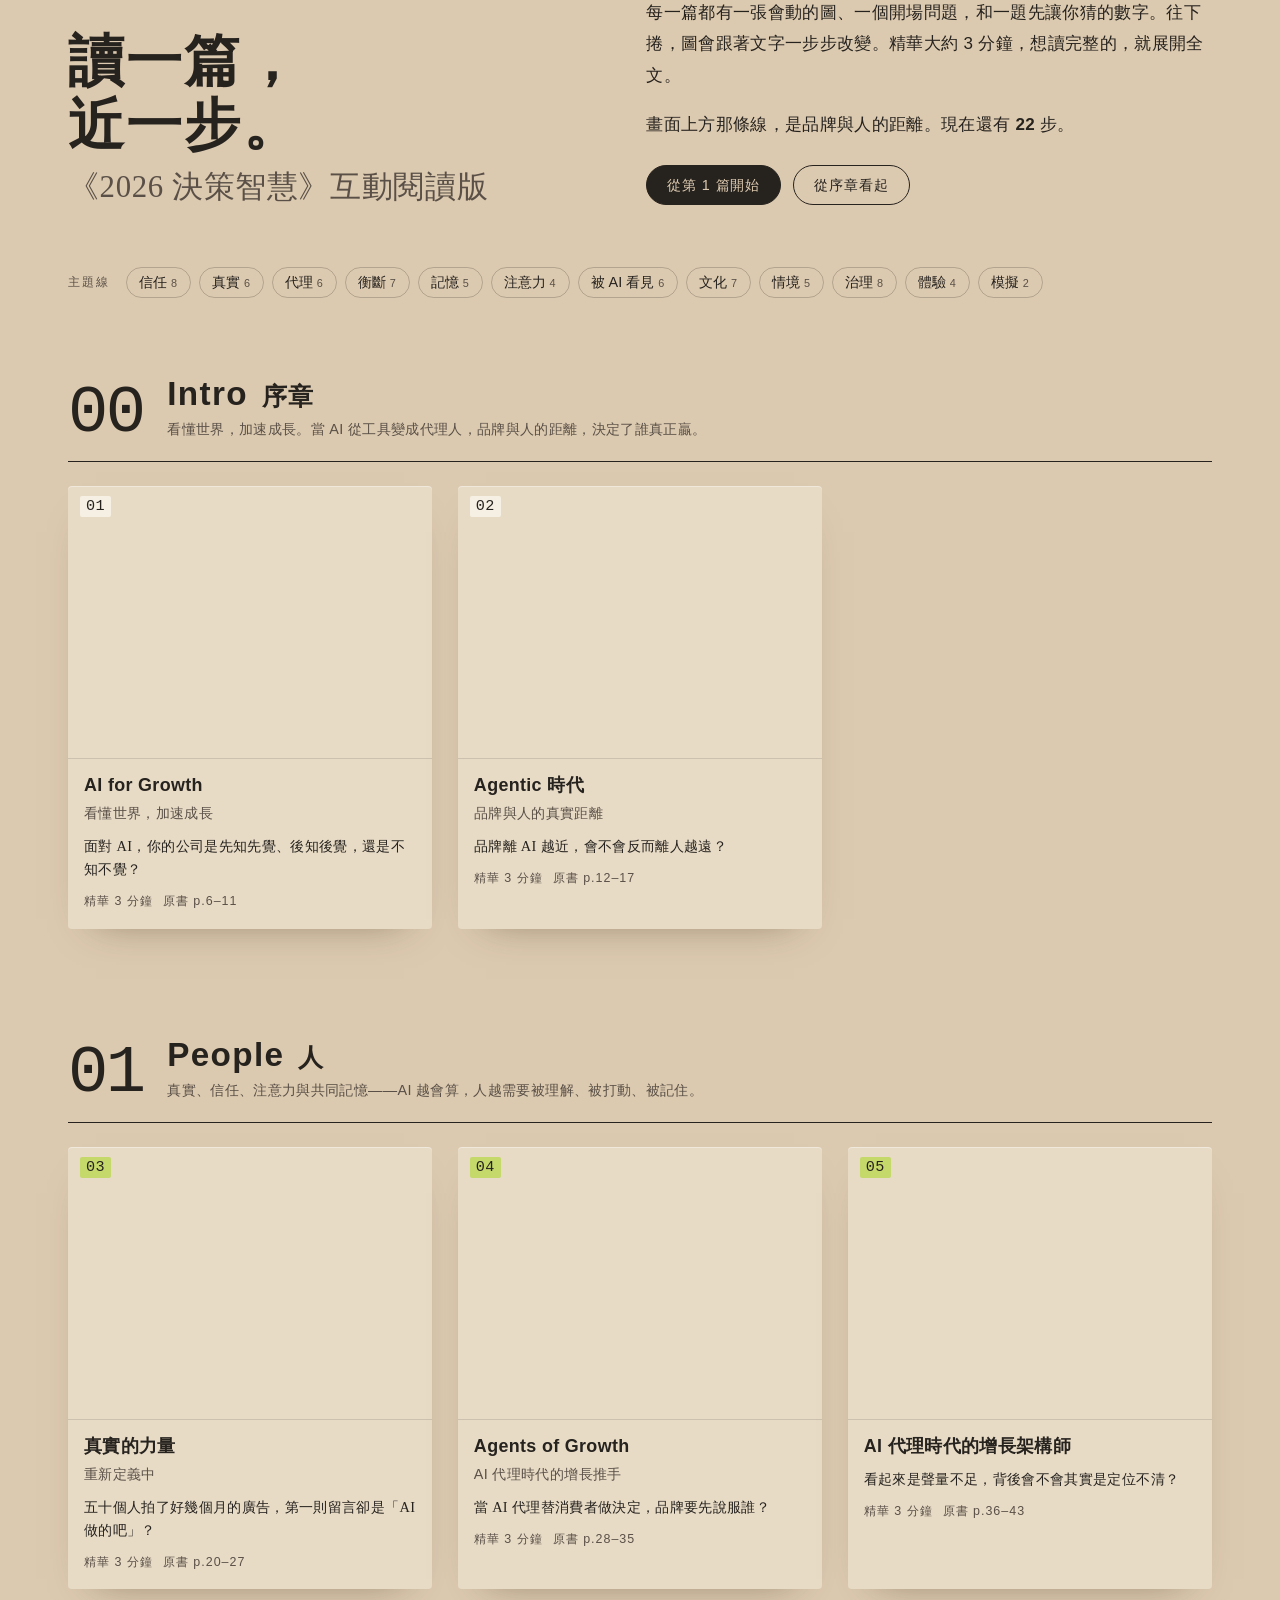
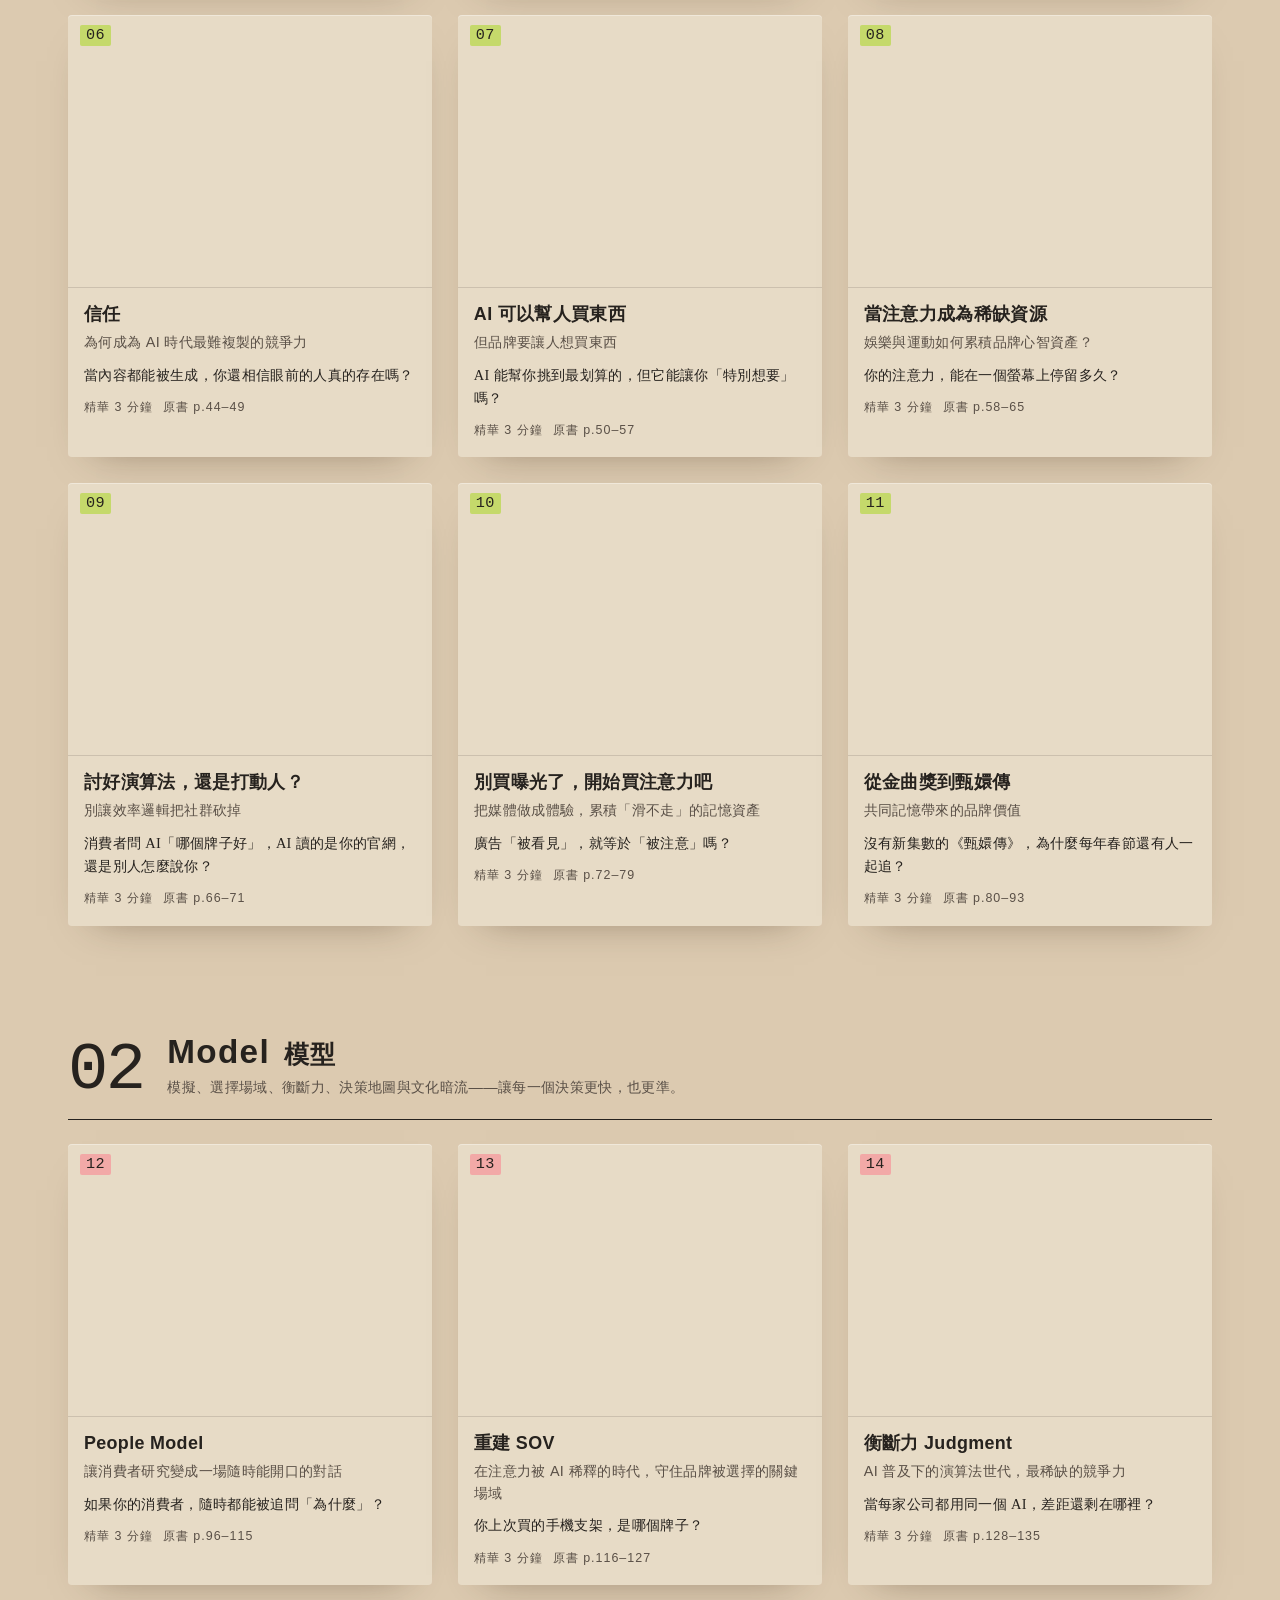
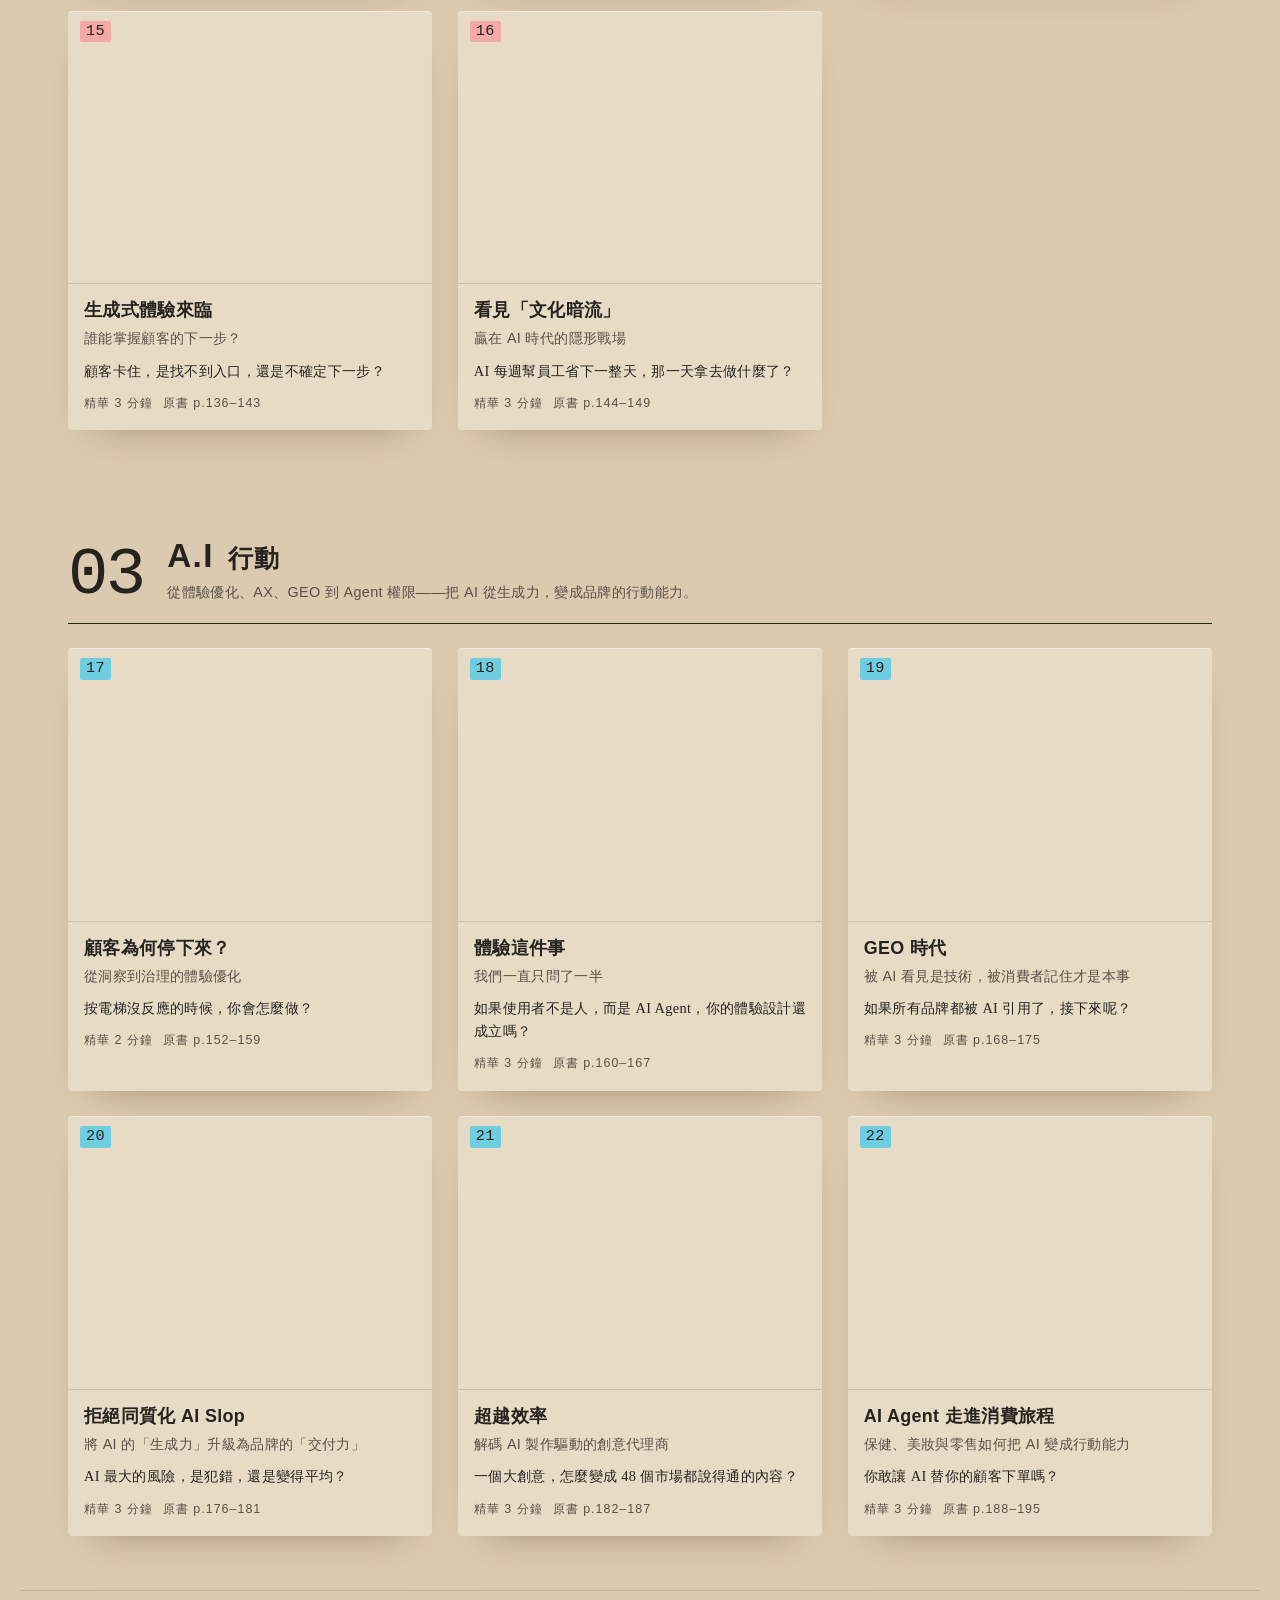
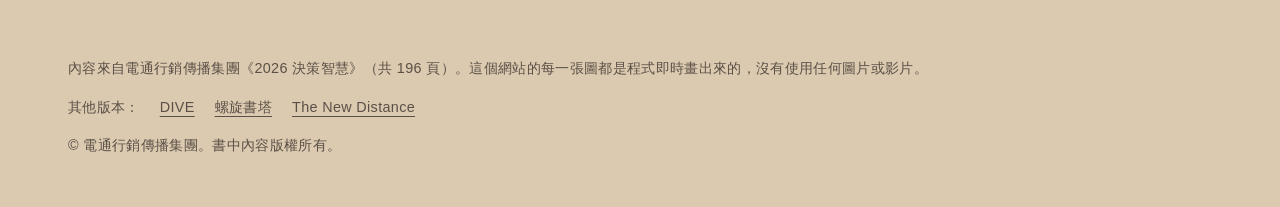
<file: read/index.html>
<!doctype html>
<html lang="zh-Hant">
<head>
  <meta charset="utf-8" />
  <meta http-equiv="Content-Security-Policy" content="default-src 'none'; script-src 'self'; style-src 'self' https://fonts.googleapis.com; font-src https://fonts.gstatic.com; img-src data:; connect-src 'self'; base-uri 'none'; form-action 'none'; object-src 'none'" />
  <meta name="referrer" content="strict-origin-when-cross-origin" />
  <meta name="viewport" content="width=device-width, initial-scale=1, viewport-fit=cover" />
  <title>CLOSER · 2026 決策智慧</title>
  <meta name="description" content="《2026 決策智慧》互動閱讀版：22 篇觀點，每讀一篇，品牌與人的距離就近一步。" />
  <meta name="color-scheme" content="light dark" />
  <link rel="icon" href="data:image/svg+xml,%3Csvg xmlns='http://www.w3.org/2000/svg' viewBox='0 0 32 32'%3E%3Crect width='32' height='32' rx='6' fill='%23dccab0'/%3E%3Cpath d='M7 17c4-3 8 2 9 0' stroke='%2327231f' stroke-width='2' fill='none' stroke-linecap='round'/%3E%3Ccircle cx='6' cy='17' r='3' fill='%2327231f'/%3E%3Ccircle cx='26' cy='17' r='3' fill='%2327231f'/%3E%3Cpath d='M19 17h1.5M22 17h1' stroke='%2327231f' stroke-width='2'/%3E%3C/svg%3E" />
  <link rel="preconnect" href="https://fonts.googleapis.com" />
  <link rel="preconnect" href="https://fonts.gstatic.com" crossorigin />
  <link rel="stylesheet" href="https://fonts.googleapis.com/css2?family=IBM+Plex+Mono:wght@400;500&family=LXGW+WenKai+TC:wght@300;400;700&family=Montserrat:wght@200;300;500;700&family=Noto+Sans+TC:wght@300;400;500;700;900&family=Pixelify+Sans:wght@400;600&display=swap" />
  <link rel="stylesheet" href="css/read.css" />
</head>
<body>
  <a class="skip" href="#view">跳到內容</a>

  <header class="hud" id="hud">
    <a class="hud-brand" href="#/" aria-label="回到首頁">
      <span class="hud-zh">決策智慧</span><span class="hud-year">2026</span>
    </a>
    <a class="hud-distance" href="#/end" id="hud-distance" aria-label="閱讀距離">
      <span class="hud-end">品牌</span>
      <canvas id="hud-line" aria-hidden="true"></canvas>
      <span class="hud-end">人</span>
      <span class="hud-count"><b id="hud-num">22</b><small>步</small></span>
    </a>
    <nav class="hud-nav">
      <a href="#/map">目錄</a>
      <button type="button" id="theme-btn" class="hud-theme" aria-label="切換深淺色">
        <span aria-hidden="true">◐</span>
      </button>
    </nav>
  </header>

  <main id="view" tabindex="-1"></main>

  <div class="toast" id="toast" role="status" aria-live="polite" hidden></div>

  <noscript><p class="noscript">這個網站的動畫需要 JavaScript。</p></noscript>
  <script type="module" src="js/main.js"></script>
</body>
</html>
</file>
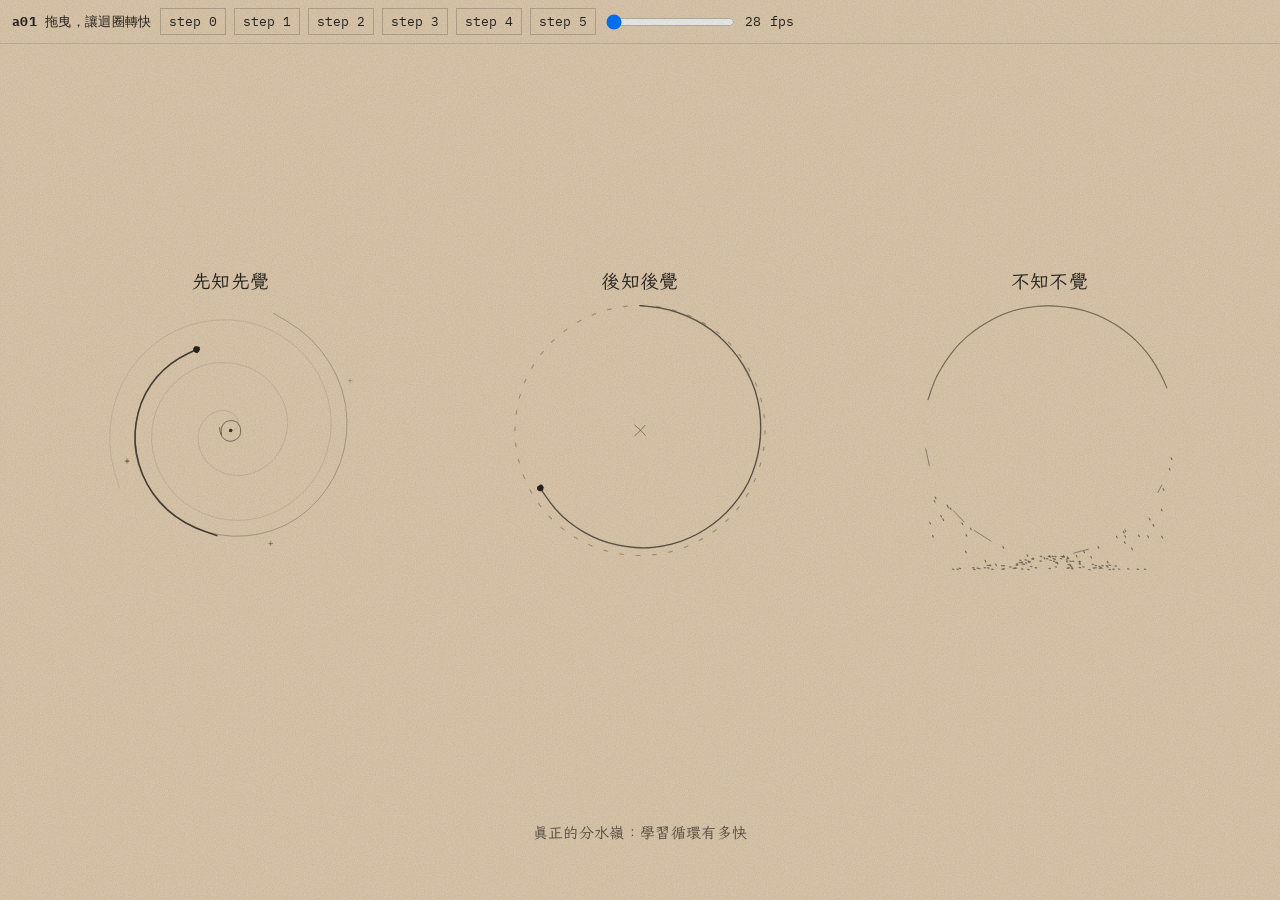
<file: read/dev.html>
<!doctype html>
<html lang="zh-Hant">
<head>
  <meta charset="utf-8" />
  <meta name="viewport" content="width=device-width, initial-scale=1" />
  <title>CLOSER drawing bench</title>
  <meta name="robots" content="noindex" />
  <link rel="stylesheet" href="https://fonts.googleapis.com/css2?family=IBM+Plex+Mono:wght@400;500&family=LXGW+WenKai+TC:wght@300;400;700&family=Montserrat:wght@200;300;500;700&family=Noto+Sans+TC:wght@300;400;500;700;900&family=Pixelify+Sans:wght@400;600&display=swap" />
  <link rel="stylesheet" href="css/read.css" />
  <style>
    body { margin: 0; }
    .bench { display: grid; grid-template-rows: auto 1fr; height: 100vh; }
    .bar { display: flex; gap: 8px; align-items: center; padding: 8px 12px; flex-wrap: wrap; font: 13px var(--f-mono); border-bottom: 1px solid var(--faint); }
    .bar button { border: 1px solid var(--rule); background: none; padding: 4px 8px; cursor: pointer; }
    .bar button.on { background: var(--ink); color: var(--paper); }
    .one { position: relative; }
    .one canvas, .tile canvas { position: absolute; inset: 0; width: 100%; height: 100%; display: block; }
    .grid { display: grid; grid-template-columns: repeat(auto-fill, minmax(260px, 1fr)); gap: 12px; padding: 12px; overflow: auto; }
    .tile { position: relative; aspect-ratio: 4/3; background: var(--sheet); }
    .tile span { position: absolute; left: 8px; top: 6px; font: 12px var(--f-mono); z-index: 1; }
  </style>
</head>
<body>
  <div class="bench">
    <div class="bar" id="bar"></div>
    <div id="out"></div>
  </div>
  <script type="module">
    // ?a=a06&step=2&mini=1&theme=dark&t=5   (t = freeze at that time and draw once)
    // ?grid=1  all 22 drawings in mini mode
    import { mount } from './js/engine/stage.js';
    import { load, keyFor } from './js/anim/index.js';
    import { ARTICLES } from './js/content.js';
    import { esc } from './js/ui/blocks.js';
    const q = new URLSearchParams(location.search);
    const KEYS = /^(a(0[1-9]|1\d|2[0-2])|book|end|placeholder|sec-(intro|people|model|ai))$/;
    const freezeAt = (v, d) => Math.min(60, Math.max(0, Number.isFinite(+v) && v !== null ? +v : d));
    if (q.get('theme')) document.documentElement.dataset.theme = q.get('theme');
    const out = document.getElementById('out');
    const bar = document.getElementById('bar');
    const secOf = (key) => {
      const n = +key.replace(/\D/g, '');
      if (key.startsWith('a')) return ARTICLES.find((a) => a.no === n)?.section;
      if (key.startsWith('sec-')) return key.slice(4);
      return 'people';
    };
    if (q.get('grid')) {
      out.className = 'grid';
      for (const a of ARTICLES) {
        const tile = document.createElement('div');
        tile.className = 'tile';
        tile.dataset.sec = a.section;
        tile.innerHTML = `<span>${keyFor(a.no)} ${esc(a.title)}</span><canvas></canvas>`;
        out.append(tile);
        const mod = await load(keyFor(a.no));
        const st = mount(tile.querySelector('canvas'), mod.default, { section: a.section, mini: true, hoverOnly: true, stillT: freezeAt(q.get('t'), 3.5) });
        tile.addEventListener('pointerenter', () => st.setHover(true));
        tile.addEventListener('pointerleave', () => st.setHover(false));
      }
    } else {
      const key = KEYS.test(q.get('a') || '') ? q.get('a') : 'a01';
      out.className = 'one';
      out.dataset.sec = secOf(key);
      out.innerHTML = '<canvas></canvas>';
      const mod = await load(key);
      const data = { progress: +(q.get('p') || 0), article: ARTICLES.find((a) => keyFor(a.no) === key), k: +(q.get('k') || 0.5), read: new Set([1, 2, 3, 12]), open: (n) => console.log('open', n), hover: () => {} };
      const st = mount(out.querySelector('canvas'), mod.default, { section: secOf(key), mini: !!q.get('mini'), step: +(q.get('step') || 0), data, stillT: freezeAt(q.get('t'), 4), hoverOnly: !!q.get('t') });
      window.__stage = st;
      bar.innerHTML = `<b>${esc(key)}</b> <span>${esc(mod.hint || '')}</span> ` + [0, 1, 2, 3, 4, 5].map((i) => `<button data-s="${i}">step ${i}</button>`).join('') + ' <input type="range" id="p" min="0" max="1" step="0.01" value="' + data.progress + '"> <span id="fps"></span>';
      bar.querySelectorAll('[data-s]').forEach((b) => b.addEventListener('click', () => {
        st.setStep(+b.dataset.s);
        bar.querySelectorAll('[data-s]').forEach((x) => x.classList.toggle('on', x === b));
      }));
      bar.querySelector('#p').addEventListener('input', (e) => (data.progress = +e.target.value));
      setInterval(() => (document.getElementById('fps').textContent = (window.__fps || '–') + ' fps'), 1000);
    }
  </script>
</body>
</html>
</file>
<file: assets/home/home.css>
/* 2026 決策智慧 — home: one book, four distances */
:root {
  --kraft: #d7bfa4;
  --card: #e9d9c4;
  --ink: #231f20;
  --ink-2: #4f463d;
  --ink-3: #564d43;
  --line: rgba(35, 31, 32, 0.2);
  --paper-white: #fbf8f2;
  --film: #ece4d4;
  --dive: #68f0c4;
  --tower: #c5d96b;
  --read: #f2a9a7;
  --zh: 'Noto Sans TC', 'PingFang TC', 'Microsoft JhengHei', sans-serif;
  --en: 'Montserrat', 'Noto Sans TC', sans-serif;
  --mono: 'IBM Plex Mono', ui-monospace, Consolas, monospace;
  --pad: clamp(18px, 4.2vw, 64px);
  --ease: cubic-bezier(0.22, 1, 0.36, 1);
}

* { box-sizing: border-box; margin: 0; padding: 0; }
html { background: var(--kraft); color: var(--ink); -webkit-text-size-adjust: 100%; }
body {
  font-family: var(--zh);
  line-height: 1.6;
  min-height: 100vh;
  overflow-x: hidden;
  background: var(--kraft);
  -webkit-font-smoothing: antialiased;
}
/* kraft fibre, the same paper as the book jacket */
body::before {
  content: '';
  position: fixed;
  inset: 0;
  pointer-events: none;
  z-index: 2;
  opacity: 0.45;
  mix-blend-mode: multiply;
  background-image: url("data:image/svg+xml,%3Csvg xmlns='http://www.w3.org/2000/svg' width='240' height='240'%3E%3Cfilter id='n'%3E%3CfeTurbulence type='fractalNoise' baseFrequency='0.8' numOctaves='3' stitchTiles='stitch'/%3E%3CfeColorMatrix values='0 0 0 0 0.45 0 0 0 0 0.36 0 0 0 0 0.27 0 0 0 0.22 0'/%3E%3C/filter%3E%3Crect width='100%25' height='100%25' filter='url(%23n)'/%3E%3C/svg%3E");
}

a { color: inherit; }
:focus-visible { outline: 2px solid var(--ink); outline-offset: 4px; }
.sr-only { position: absolute; width: 1px; height: 1px; overflow: hidden; clip: rect(0 0 0 0); white-space: nowrap; }
.skip { position: absolute; left: var(--pad); top: -60px; background: var(--ink); color: var(--paper-white); padding: 10px 14px; z-index: 10; text-decoration: none; }
.skip:focus { top: 12px; }

/* ------------------------------------------------------------------ top */
.top {
  display: flex;
  justify-content: space-between;
  align-items: baseline;
  gap: 16px;
  max-width: 1480px;
  margin: 0 auto;
  padding: calc(var(--pad) * 0.55) var(--pad) 0;
}
.brand { display: flex; align-items: baseline; gap: 10px; }
.brand b { font-family: var(--en); font-weight: 600; font-size: 22px; letter-spacing: -0.01em; }
.brand span { font-size: 13px; color: var(--ink-2); letter-spacing: 0.08em; }
.tag { font-family: var(--mono); font-size: 11px; letter-spacing: 0.24em; color: var(--ink-2); }

/* ------------------------------------------------------------------ hero */
.hero {
  display: grid;
  grid-template-columns: minmax(0, 1.05fr) minmax(0, 0.95fr);
  align-items: center;
  gap: clamp(24px, 4vw, 72px);
  padding: clamp(20px, 3vw, 48px) var(--pad) clamp(28px, 3.2vw, 52px);
  max-width: 1480px;
  margin: 0 auto;
}
.year {
  font-family: var(--en);
  font-weight: 100;
  font-size: clamp(96px, 12.6vw, 210px);
  line-height: 0.82;
  letter-spacing: 0.02em;
  color: var(--paper-white);
  text-shadow: 0 1px 0 rgba(35, 31, 32, 0.08);
}
h1 { margin-top: clamp(14px, 2vw, 28px); line-height: 1; }
.holo {
  display: inline-block;
  font-weight: 900;
  font-size: clamp(64px, 8vw, 132px);
  letter-spacing: 0.02em;
  /* the jacket's iridescent foil, deep enough to stay readable on kraft (every point ≥ 3.2:1) */
  background: linear-gradient(100deg, #8142d8 0%, #3058e7 26%, #156e93 50%, #1b7459 70%, #604ce7 88%, #8142d8 100%);
  background-size: 220% 100%;
  -webkit-background-clip: text;
  background-clip: text;
  color: transparent;
  filter: drop-shadow(0 1px 0 rgba(255, 248, 236, 0.35));
}
/* one seamless pass of the foil when the page opens (one tile = 183.333% at 220% size) */
@keyframes foil { to { background-position: -183.333% 0; } }
.sub {
  margin-top: clamp(16px, 2vw, 26px);
  font-size: clamp(16px, 1.55vw, 21px);
  font-weight: 700;
  letter-spacing: 0.06em;
}
.sub span { display: block; margin-top: 4px; font-family: var(--en); font-weight: 200; font-size: 0.86em; letter-spacing: 0.32em; color: var(--ink-2); }
.lead { margin-top: clamp(18px, 2.4vw, 30px); max-width: 30em; font-size: clamp(15px, 1.25vw, 17px); line-height: 1.95; color: var(--ink-2); }
.facts { display: flex; flex-wrap: wrap; gap: 6px 18px; margin-top: 18px; font-family: var(--mono); font-size: 12px; letter-spacing: 0.06em; color: var(--ink-3); }
.facts span + span::before { content: '·'; margin-right: 18px; }

/* the drawing sits on white, so multiplying lays it straight onto the page's kraft */
.art { justify-self: end; width: min(100%, 540px); mix-blend-mode: multiply; }
.art img {
  display: block;
  width: 100%;
  height: auto;
  /* soften the straight cuts at the cover's edges */
  -webkit-mask-image: linear-gradient(90deg, transparent 0, #000 10%, #000 90%, transparent 100%);
  mask-image: linear-gradient(90deg, transparent 0, #000 10%, #000 90%, transparent 100%);
}

/* ------------------------------------------------------------------ ways */
.ways { max-width: 1480px; margin: 0 auto; padding: 0 var(--pad) clamp(48px, 7vw, 110px); }
.ways h2 {
  font-size: clamp(22px, 2.2vw, 30px);
  font-weight: 900;
  letter-spacing: 0.08em;
  margin-bottom: clamp(18px, 2.4vw, 30px);
}

/* the distance line, 品牌 → 人, with one stop above each card */
/* the ruler spans exactly the card grid, so each stop sits over its card; 品牌 and 人 hang outside it */
.ruler { position: relative; margin-bottom: 22px; }
.ruler .end { position: absolute; bottom: 0; padding-bottom: 1px; white-space: nowrap; font-size: 13px; font-weight: 700; letter-spacing: 0.2em; }
.ruler .end:first-child { right: calc(100% + 14px); }
.ruler .end:last-child { left: calc(100% + 14px); }
.stops { list-style: none; display: grid; grid-template-columns: repeat(4, 1fr); gap: clamp(14px, 1.6vw, 24px); position: relative; }
.stops::before { content: ''; position: absolute; left: 0; right: 0; bottom: 6px; border-top: 1px dashed rgba(35, 31, 32, 0.45); }
.stop { position: relative; display: flex; flex-direction: column; align-items: center; gap: 8px; }
.stop span { order: 1; font-size: 12.5px; letter-spacing: 0.14em; color: var(--ink-2); transition: color 0.4s; }
/* the dot sits on the dashed line; its label stands above it */
.stop i { order: 2; width: 13px; height: 13px; border-radius: 50%; border: 1.5px solid var(--ink); background: var(--kraft); transition: transform 0.45s var(--ease), background 0.4s; }

/* ------------------------------------------------------------------ cards */
.cards { list-style: none; display: grid; grid-template-columns: repeat(4, 1fr); gap: clamp(14px, 1.6vw, 24px); }
.card a {
  display: flex;
  flex-direction: column;
  height: 100%;
  text-decoration: none;
  background: var(--card);
  border: 1px solid var(--line);
  box-shadow: 0 1px 0 rgba(255, 255, 255, 0.4) inset, 0 18px 36px -30px rgba(60, 40, 20, 0.6);
  transition: transform 0.6s var(--ease), box-shadow 0.6s var(--ease), border-color 0.4s;
}
.shot { display: block; position: relative; aspect-ratio: 16 / 9; overflow: hidden; background: #15130f; }
.v-read .shot { background: #cfb999; }
.shot img { display: block; width: 100%; height: 100%; object-fit: cover; transition: transform 1.1s var(--ease), filter 0.6s; filter: saturate(0.9); }
.shot::after { content: ''; position: absolute; inset: auto 0 0 0; height: 4px; background: var(--c); }
.body { display: flex; flex-direction: column; flex: 1; padding: clamp(16px, 1.5vw, 22px); gap: 10px; }
.kicker { display: flex; align-items: center; gap: 10px; }
.no { font-family: var(--mono); font-size: 12px; color: var(--ink-3); }
.verb {
  display: inline-grid;
  place-items: center;
  width: 34px;
  height: 34px;
  font-size: 18px;
  font-weight: 900;
  background: var(--c);
  color: var(--ink);
  border: 1px solid rgba(35, 31, 32, 0.35);
}
.dist { display: inline-flex; gap: 4px; margin-left: auto; }
.dist i { width: 7px; height: 7px; border-radius: 50%; border: 1px solid var(--ink); }
.name { display: flex; align-items: baseline; flex-wrap: wrap; gap: 4px 10px; font-family: var(--en); font-size: clamp(21px, 1.8vw, 26px); font-weight: 600; line-height: 1.25; }
.name small { font-family: var(--zh); font-size: 13px; font-weight: 500; letter-spacing: 0.12em; color: var(--ink-3); }
.desc { font-size: 14.5px; line-height: 1.85; color: var(--ink-2); }
.meta { display: flex; flex-wrap: wrap; gap: 6px; margin-top: 2px; }
.meta span { font-size: 12px; padding: 2px 8px; border: 1px solid var(--line); color: var(--ink-2); }
.go { margin-top: auto; padding-top: 8px; display: flex; align-items: center; gap: 8px; font-weight: 700; font-size: 15px; letter-spacing: 0.06em; }
.go b { transition: transform 0.5s var(--ease); }

.v-film { --c: var(--film); }
.v-dive { --c: var(--dive); }
.v-tower { --c: var(--tower); }
.v-read { --c: var(--read); }
/* filled dots = how close you get to the book */
.v-film .dist i:nth-child(-n + 1),
.v-dive .dist i:nth-child(-n + 2),
.v-tower .dist i:nth-child(-n + 3),
.v-read .dist i:nth-child(-n + 4) { background: var(--ink); }

/* hover / focus: the card lifts and its stop on the line lights up */
.card a:hover, .card a:focus-visible {
  transform: translateY(-6px);
  border-color: rgba(35, 31, 32, 0.5);
  box-shadow: 0 1px 0 rgba(255, 255, 255, 0.4) inset, 0 30px 48px -30px rgba(60, 40, 20, 0.75);
}
.card a:hover .shot img, .card a:focus-visible .shot img { transform: scale(1.045); filter: saturate(1.05); }
.card a:hover .go b, .card a:focus-visible .go b { transform: translateX(6px); }
.ways:has(.card.v-film a:is(:hover, :focus-visible)) .stop.v-film i,
.ways:has(.card.v-dive a:is(:hover, :focus-visible)) .stop.v-dive i,
.ways:has(.card.v-tower a:is(:hover, :focus-visible)) .stop.v-tower i,
.ways:has(.card.v-read a:is(:hover, :focus-visible)) .stop.v-read i { background: var(--c); transform: scale(1.5); }
.ways:has(.card.v-film a:is(:hover, :focus-visible)) .stop.v-film span,
.ways:has(.card.v-dive a:is(:hover, :focus-visible)) .stop.v-dive span,
.ways:has(.card.v-tower a:is(:hover, :focus-visible)) .stop.v-tower span,
.ways:has(.card.v-read a:is(:hover, :focus-visible)) .stop.v-read span { color: var(--ink); font-weight: 700; }

/* ------------------------------------------------------------------ foot */
.foot {
  display: flex;
  flex-wrap: wrap;
  justify-content: space-between;
  gap: 8px 24px;
  max-width: 1480px;
  margin: 0 auto;
  padding: 22px var(--pad) calc(28px + env(safe-area-inset-bottom));
  border-top: 1px solid var(--line);
  font-size: 12.5px;
  color: var(--ink-3);
}

/* ------------------------------------------------------------------ entrance */
@keyframes rise { from { opacity: 0; transform: translateY(18px); } to { opacity: 1; transform: none; } }
.year, h1, .sub, .lead, .facts, .art, .ways h2, .ruler, .card { animation: rise 1s var(--ease) both; }
.year { animation-delay: 0.05s; }
h1 { animation-delay: 0.15s; }
.holo { animation: foil 4.5s ease-out 0.4s 1 both; }
.sub { animation-delay: 0.25s; }
.lead { animation-delay: 0.32s; }
.facts { animation-delay: 0.38s; }
.art { animation-delay: 0.2s; }
.ways h2 { animation-delay: 0.4s; }
.ruler { animation-delay: 0.45s; }
.card:nth-child(1) { animation-delay: 0.5s; }
.card:nth-child(2) { animation-delay: 0.58s; }
.card:nth-child(3) { animation-delay: 0.66s; }
.card:nth-child(4) { animation-delay: 0.74s; }

/* ------------------------------------------------------------------ responsive */
@media (max-width: 1180px) {
  .cards { grid-template-columns: repeat(2, 1fr); }
  .ruler { display: none; }
}
@media (max-width: 820px) {
  .hero { grid-template-columns: 1fr; padding-top: 24px; }
  .art { justify-self: center; width: min(100%, 460px); order: -1; margin-bottom: -8px; }
  .year { font-size: clamp(84px, 26vw, 160px); }
  .holo { font-size: clamp(56px, 17vw, 110px); }
  .tag { display: none; }
}
@media (max-width: 600px) {
  .cards { grid-template-columns: 1fr; }
  .brand span { font-size: 12px; }
  .foot { flex-direction: column; }
  .facts { column-gap: 12px; }
  .facts span + span::before { margin-right: 12px; }
}

@media (prefers-reduced-motion: reduce) {
  *, *::before, *::after { animation: none !important; transition: none !important; }
}

/* Windows high-contrast: keep the cover drawing visible and the distance dots readable */
@media (forced-colors: active) {
  .art { mix-blend-mode: normal; }
  .dist i { forced-color-adjust: none; border-color: CanvasText; }
  .v-film .dist i:nth-child(-n + 1),
  .v-dive .dist i:nth-child(-n + 2),
  .v-tower .dist i:nth-child(-n + 3),
  .v-read .dist i:nth-child(-n + 4) { background: CanvasText; }
}
</file>
<file: dive-intro/intro.css>
/* DIVE · the 3-minute introduction. A deck of ten slides that is one page: scroll, or press the
   down / Page Down / space key. No script at all (see the policy in index.html). */
:root {
  --bg: #05080a;
  --ink: #d9efe9;
  --ink-2: rgba(217, 239, 233, 0.72);
  --ink-3: rgba(217, 239, 233, 0.46);
  --line: rgba(104, 240, 196, 0.26);
  --ghost: #68f0c4;
  --intro: #ece4d4;
  --people: #c5d96b;
  --model: #f2a9a7;
  --ai: #6fcde2;
  --mono: 'IBM Plex Mono', ui-monospace, Consolas, monospace;
  --display: 'Chakra Petch', 'Noto Sans TC', sans-serif;
  --zh: 'Noto Sans TC', 'PingFang TC', 'Microsoft JhengHei', sans-serif;
}
* { box-sizing: border-box; margin: 0; padding: 0; }
html { scroll-snap-type: y proximity; scroll-behavior: smooth; background: var(--bg); }
body { background: var(--bg); color: var(--ink); font-family: var(--zh); font-size: 18px; line-height: 1.75; -webkit-font-smoothing: antialiased; }
a { color: var(--ghost); text-decoration: none; border-bottom: 1px solid var(--line); }
a:hover, a:focus-visible { border-bottom-color: var(--ghost); }
b, strong { color: #fff; font-weight: 700; }
img { display: block; max-width: 100%; height: auto; }

/* the strip that says what this is, on every slide */
.bar { position: fixed; z-index: 5; top: 0; left: 0; right: 0; display: flex; justify-content: space-between; gap: 16px; padding: 14px clamp(18px, 4vw, 56px); font-family: var(--mono); font-size: 11px; letter-spacing: 0.14em; color: var(--ink-3); background: linear-gradient(180deg, rgba(5, 8, 10, 0.92), rgba(5, 8, 10, 0)); pointer-events: none; }
.bar b { color: var(--ghost); font-weight: 400; }

.slide { position: relative; min-height: 100vh; min-height: 100svh; scroll-snap-align: start; display: grid; grid-template-columns: minmax(0, 5fr) minmax(0, 7fr); gap: clamp(24px, 4vw, 64px); align-items: center; padding: clamp(64px, 9vh, 96px) clamp(18px, 4vw, 56px) clamp(48px, 7vh, 72px); border-bottom: 1px solid rgba(255, 255, 255, 0.06); }
.slide.wide { grid-template-columns: minmax(0, 1fr); }
.no { position: absolute; left: clamp(18px, 4vw, 56px); bottom: 22px; font-family: var(--mono); font-size: 11px; letter-spacing: 0.14em; color: var(--ink-3); }
.kick { display: block; font-family: var(--mono); font-size: 12px; letter-spacing: 0.16em; color: var(--ghost); }
h1, h2 { font-weight: 900; line-height: 1.22; letter-spacing: 0.01em; color: #fff; }
h2 { font-size: clamp(28px, 3.3vw, 50px); margin-top: 14px; }
.lead { margin-top: 18px; font-size: clamp(17px, 1.4vw, 21px); color: var(--ink-2); }
ul.pts { list-style: none; margin-top: 22px; display: grid; gap: 14px; }
ul.pts li { position: relative; padding-left: 22px; color: var(--ink-2); }
ul.pts li::before { content: ''; position: absolute; left: 0; top: 0.72em; width: 10px; height: 2px; background: var(--ghost); }
.said { margin-top: 12px; display: grid; gap: 10px; }
.said p { padding: 10px 14px; border-left: 2px solid var(--ghost); background: rgba(104, 240, 196, 0.06); color: var(--ink-2); font-size: 16px; line-height: 1.65; }
.said q { color: #fff; font-weight: 700; quotes: '「' '」'; }
.note { margin-top: 18px; font-size: 14px; color: var(--ink-3); }

figure { position: relative; }
figure img { width: 100%; border: 1px solid var(--line); box-shadow: 0 30px 90px rgba(0, 0, 0, 0.6); }
figcaption { margin-top: 10px; font-family: var(--mono); font-size: 11px; letter-spacing: 0.08em; color: var(--ink-3); }
.pair { display: grid; gap: 18px; }
/* two pictures, one over the other, never taller than the window: each is as wide as its share of the height allows */
.pair figure { width: min(100%, calc((100vh - 250px) * 0.888)); }
.pair.two { grid-template-columns: 1fr 1fr; align-items: start; }
.phones { display: grid; grid-template-columns: repeat(2, minmax(0, 260px)); gap: 22px; justify-content: center; }

/* 1: the cover, and 10: the end. The picture fills the slide. */
.cover, .end { grid-template-columns: minmax(0, 1fr); align-items: end; background-size: cover; background-position: center; }
/* (the left half of each picture holds the site's own words: it is covered, the scene stays) */
.cover { background-image: linear-gradient(90deg, rgb(5, 8, 10) 0%, rgb(5, 8, 10) 47%, rgba(5, 8, 10, 0.4) 70%, rgba(5, 8, 10, 0.08) 100%), url(img/01-cover.webp); }
.end { background-image: linear-gradient(90deg, rgba(5, 8, 10, 0.12) 0%, rgba(5, 8, 10, 0.3) 38%, rgb(5, 8, 10) 45%, rgb(5, 8, 10) 100%), url(img/11-finale.webp); justify-items: end; text-align: right; }
.cover .in { max-width: 46vw; padding-bottom: clamp(20px, 6vh, 70px); }
.end .in { max-width: 48vw; padding-bottom: clamp(20px, 6vh, 70px); }
h1 { font-family: var(--display); font-size: clamp(64px, 11vw, 168px); line-height: 0.9; letter-spacing: 0.02em; }
.cover .q { margin-top: 18px; font-size: clamp(26px, 3.2vw, 46px); font-weight: 900; color: #fff; line-height: 1.3; }
.meta { margin-top: 26px; display: grid; gap: 6px; font-family: var(--mono); font-size: 13px; letter-spacing: 0.06em; color: var(--ink-2); }
.meta a { font-family: var(--mono); }
.end h2 { font-size: clamp(34px, 4.6vw, 68px); }

/* 3: the four depths */
.depths { list-style: none; display: grid; gap: 10px; }
.depths li { display: grid; grid-template-columns: 8.6em 1fr auto; gap: 18px; align-items: baseline; padding: 16px 20px; border-left: 4px solid var(--c); background: linear-gradient(90deg, rgba(255, 255, 255, 0.06), rgba(255, 255, 255, 0.01)); }
.depths b { white-space: nowrap; font-family: var(--display); font-weight: 500; font-size: clamp(22px, 2.2vw, 32px); color: var(--c); line-height: 1; }
.depths span { font-size: clamp(17px, 1.5vw, 22px); color: #fff; font-weight: 700; }
.depths em { font-style: normal; font-family: var(--mono); font-size: 13px; letter-spacing: 0.06em; color: var(--ink-2); white-space: nowrap; }
.depths .d1 { --c: var(--intro); }
.depths .d2 { --c: var(--people); margin-left: 4%; }
.depths .d3 { --c: var(--model); margin-left: 8%; }
.depths .d4 { --c: var(--ai); margin-left: 12%; }
.depths .d5 { --c: var(--ghost); }
.cap { margin-top: 14px; font-size: 14px; color: var(--ink-3); }

/* 9: the checks */
.cols { display: grid; grid-template-columns: repeat(3, minmax(0, 1fr)); gap: clamp(16px, 2.4vw, 36px); margin-top: 26px; align-items: start; }
.cols h3 { font-size: 15px; font-family: var(--mono); font-weight: 400; letter-spacing: 0.12em; color: var(--ghost); padding-bottom: 10px; border-bottom: 1px solid var(--line); }
.cols ul { list-style: none; margin-top: 12px; display: grid; gap: 10px; }
.cols li { position: relative; padding-left: 18px; font-size: 16px; line-height: 1.65; color: var(--ink-2); }
.cols li::before { content: ''; position: absolute; left: 0; top: 0.7em; width: 8px; height: 2px; background: var(--ghost); }
/* 8: the milestones: six stations on one line, set in type (a number, what changed, and the words that asked for it) */
.ms { list-style: none; margin-top: 30px; display: grid; grid-template-columns: repeat(3, minmax(0, 1fr)); gap: 30px clamp(18px, 2.6vw, 40px); }
.ms li { position: relative; padding: 20px 4px 0 0; border-top: 2px solid var(--line); }
.ms li::before { content: ''; position: absolute; left: 0; top: -6px; width: 10px; height: 10px; border-radius: 50%; background: var(--ghost); box-shadow: 0 0 0 4px rgba(104, 240, 196, 0.16); }
.ms b { display: block; font-family: var(--display); font-weight: 400; font-size: clamp(40px, 4.4vw, 64px); line-height: 0.9; color: transparent; -webkit-text-stroke: 1px var(--ghost); }
.ms h3 { margin-top: 12px; font-size: clamp(18px, 1.5vw, 22px); font-weight: 900; line-height: 1.35; color: #fff; }
.ms p { margin-top: 8px; font-size: 16px; line-height: 1.65; color: var(--ink-2); }
.ms q { display: block; margin-bottom: 6px; padding-left: 10px; border-left: 2px solid var(--ghost); color: var(--ghost); quotes: '「' '」'; }
.steps { list-style: none; counter-reset: s; display: flex; flex-wrap: wrap; gap: 8px 10px; margin-top: 20px; }
.steps li { counter-increment: s; padding: 8px 14px; border: 1px solid var(--line); font-size: 15px; color: #fff; }
.steps li::before { content: counter(s) '  '; font-family: var(--mono); color: var(--ghost); }

/* a short window (a 1366 x 768 laptop with the browser's own bars): everything a size smaller, still one slide to a screen */
@media (max-height: 780px) and (min-width: 901px) {
  body { font-size: 16px; line-height: 1.6; }
  .slide { padding-top: 54px; padding-bottom: 40px; }
  .no { bottom: 14px; }
  h2 { font-size: clamp(24px, 2.6vw, 36px); margin-top: 8px; }
  .lead { margin-top: 10px; font-size: 16px; }
  ul.pts { margin-top: 14px; gap: 9px; }
  .note { margin-top: 10px; font-size: 13px; }
  .phones { grid-template-columns: repeat(2, minmax(0, 190px)); }
  .depths li { padding: 11px 18px; }
  .ms { margin-top: 16px; gap: 16px clamp(18px, 2.6vw, 40px); }
  .ms li { padding-top: 12px; }
  .ms b { font-size: 32px; }
  .ms h3 { margin-top: 6px; font-size: 17px; }
  .ms p { margin-top: 4px; font-size: 14px; line-height: 1.55; }
  .ms q { margin-bottom: 3px; }
  .cols { margin-top: 14px; }
  .cols ul { margin-top: 8px; gap: 6px; }
  .cols li { font-size: 14px; line-height: 1.55; }
}
@media (max-width: 900px) {
  body { font-size: 16px; }
  .cover, .end { background-image: linear-gradient(180deg, rgba(5, 8, 10, 0.55), rgba(5, 8, 10, 0.97) 55%), url(img/02-roof-01.webp); background-position: 20% center; }
  .cover .in, .end .in { max-width: none; }
  .end { justify-items: start; text-align: left; }
  .slide { grid-template-columns: minmax(0, 1fr); align-content: center; }
  .pair.two, .cols { grid-template-columns: minmax(0, 1fr); }
  .ms { grid-template-columns: minmax(0, 1fr); }
  .depths li { grid-template-columns: 6.6em 1fr; }
  .depths em { grid-column: 2; }
  .depths .d2, .depths .d3, .depths .d4 { margin-left: 0; }
  .bar span:last-child { display: none; }
}
@media (prefers-reduced-motion: reduce) {
  html { scroll-behavior: auto; }
}
/* printing it (or saving it as a PDF): one slide to a page */
@media print {
  html { scroll-snap-type: none; }
  body { -webkit-print-color-adjust: exact; print-color-adjust: exact; }
  .bar { display: none; }
  .slide { min-height: auto; break-after: page; break-inside: avoid; padding: 40px; }
}
</file>
<file: read/css/read.css>
/* CLOSER — the reading desk.
   Layout: every article is a book spread. Left page = a living pencil/ASCII drawing that stays put,
   right page = the text you scroll. Kraft paper from the real jacket; graphite for people; monospace
   glyphs for AI; the book's three highlighter colours mark the sections. */
:root {
  --paper: #dccab0;
  --sheet: #e7dbc6;
  --ink: #26221e;
  --ink-2: #5a5047;
  --pencil: #2f2a25;
  --faint: rgba(38, 34, 30, 0.14);
  --rule: rgba(38, 34, 30, 0.22);
  --people: #c5d96b;
  --model: #f2a9a7;
  --ai: #6fcde2;
  --intro-mark: #f6f0e4;
  --hl-alpha: 0.78;
  --mk-mix: 78%;
  --is-dark: 0;
  --shadow: 0 1px 0 rgba(255, 255, 255, 0.35) inset, 0 18px 40px -28px rgba(60, 40, 20, 0.55);
  --grain-op: 0.55;
  --grain-blend: multiply;

  --f-hand: "LXGW WenKai TC", "Kaiti TC", "BiauKai", "DFKai-SB", serif;
  --f-body: "Noto Sans TC", "PingFang TC", "Microsoft JhengHei", sans-serif;
  --f-mono: "IBM Plex Mono", ui-monospace, Menlo, Consolas, monospace;
  --f-pixel: "Pixelify Sans", "IBM Plex Mono", monospace;
  --f-latin: "Montserrat", "Noto Sans TC", sans-serif;

  --fs-xs: 0.78rem;
  --fs-s: 0.9rem;
  --fs-m: 1.0625rem;
  --fs-l: 1.32rem;
  --fs-xl: clamp(1.6rem, 2.6vw, 2.1rem);
  --fs-xxl: clamp(2.2rem, 5vw, 3.5rem);
  --fs-hero: clamp(3rem, 12vw, 9.5rem);

  --hud-h: 56px;
  --gutter: clamp(16px, 4vw, 48px);
  --acc: var(--people);
  color-scheme: light;
}
@media (prefers-color-scheme: dark) {
  :root:not([data-theme="light"]) {
    --paper: #1b1814;
    --sheet: #231f1a;
    --ink: #ede3d1;
    --ink-2: #b3a791;
    --pencil: #e0d4be;
    --faint: rgba(237, 227, 209, 0.13);
    --rule: rgba(237, 227, 209, 0.2);
    --people: #b9cd5e;
    --model: #e99a98;
    --ai: #5fc0d6;
    --intro-mark: #ece4d4;
    --hl-alpha: 0.34;
    --mk-mix: 30%;
    --is-dark: 1;
    --shadow: 0 18px 40px -28px rgba(0, 0, 0, 0.8);
    --grain-op: 0.22;
    --grain-blend: screen;
    color-scheme: dark;
  }
}
:root[data-theme="dark"] {
  --paper: #1b1814;
  --sheet: #231f1a;
  --ink: #ede3d1;
  --ink-2: #b3a791;
  --pencil: #e0d4be;
  --faint: rgba(237, 227, 209, 0.13);
  --rule: rgba(237, 227, 209, 0.2);
  --people: #b9cd5e;
  --model: #e99a98;
  --ai: #5fc0d6;
  --intro-mark: #ece4d4;
  --hl-alpha: 0.34;
  --mk-mix: 30%;
  --is-dark: 1;
  --shadow: 0 18px 40px -28px rgba(0, 0, 0, 0.8);
  --grain-op: 0.22;
  --grain-blend: screen;
  color-scheme: dark;
}

[data-sec="intro"] { --acc: var(--intro-mark); }
[data-sec="people"] { --acc: var(--people); }
[data-sec="model"] { --acc: var(--model); }
[data-sec="ai"] { --acc: var(--ai); }

*, *::before, *::after { box-sizing: border-box; }
html { -webkit-text-size-adjust: 100%; scroll-padding-top: calc(var(--hud-h) + 12px); }
body {
  margin: 0;
  background: var(--paper);
  color: var(--ink);
  font: 400 var(--fs-m) / 1.85 var(--f-body);
  letter-spacing: 0.02em;
  min-height: 100vh;
  overflow-x: hidden;
}
/* kraft grain, drawn by an SVG noise filter (code, not a picture) */
body::before {
  content: "";
  position: fixed;
  inset: 0;
  pointer-events: none;
  z-index: 50;
  opacity: var(--grain-op);
  mix-blend-mode: var(--grain-blend);
  background-image: url("data:image/svg+xml,%3Csvg xmlns='http://www.w3.org/2000/svg' width='260' height='260'%3E%3Cfilter id='n'%3E%3CfeTurbulence type='fractalNoise' baseFrequency='.9' numOctaves='3' stitchTiles='stitch'/%3E%3CfeColorMatrix values='0 0 0 0 .45  0 0 0 0 .36  0 0 0 0 .25  0 0 0 .55 0'/%3E%3C/filter%3E%3Crect width='260' height='260' filter='url(%23n)'/%3E%3C/svg%3E");
}
::selection { background: color-mix(in srgb, var(--acc) 70%, transparent); color: var(--ink); }
a { color: inherit; }
button { font: inherit; color: inherit; }
:focus-visible { outline: 2px dashed var(--ink); outline-offset: 3px; border-radius: 2px; }
.skip { position: absolute; left: -999px; top: 8px; z-index: 100; background: var(--ink); color: var(--paper); padding: 6px 12px; }
.skip:focus { left: 8px; }
h1, h2, h3, h4 { text-wrap: balance; margin: 0; font-weight: 700; line-height: 1.3; }
p { margin: 0; }
.mark {
  background: linear-gradient(transparent 50%, color-mix(in srgb, var(--acc) var(--mk-mix), transparent) 50%, color-mix(in srgb, var(--acc) var(--mk-mix), transparent) 94%, transparent 94%);
  -webkit-box-decoration-break: clone;
  box-decoration-break: clone;
  padding-inline: 0.1em;
}
.label {
  font: 500 var(--fs-xs) / 1.4 var(--f-latin);
  letter-spacing: 0.16em;
  text-transform: uppercase;
  color: var(--ink-2);
}
.pix { font-family: var(--f-pixel); letter-spacing: 0.04em; }
.hand { font-family: var(--f-hand); }
.num { font-variant-numeric: tabular-nums; }

/* ───────── HUD ───────── */
.hud {
  position: fixed;
  inset: 0 0 auto 0;
  z-index: 40;
  height: calc(var(--hud-h) + env(safe-area-inset-top, 0px));
  padding: env(safe-area-inset-top, 0px) var(--gutter) 0;
  display: flex;
  align-items: center;
  gap: 16px;
  background: color-mix(in srgb, var(--paper) 88%, transparent);
  backdrop-filter: blur(6px);
  -webkit-backdrop-filter: blur(6px);
  border-bottom: 1px solid var(--faint);
}
.hud-brand { display: flex; align-items: baseline; gap: 8px; text-decoration: none; white-space: nowrap; }
.hud-zh { font: 900 1.12rem/1 var(--f-body); letter-spacing: 0.12em; }
.hud-year { font: 300 0.8rem/1 var(--f-latin); letter-spacing: 0.2em; color: var(--ink-2); }
.hud-distance {
  flex: 1;
  min-width: 0;
  max-width: 520px;
  margin-inline: auto;
  display: flex;
  align-items: center;
  gap: 8px;
  text-decoration: none;
  font: 400 var(--fs-s)/1 var(--f-hand);
  color: var(--ink-2);
}
.hud-distance canvas { flex: 1 1 auto; width: 0; min-width: 40px; height: 22px; display: block; }
.hud-count { display: flex; align-items: baseline; gap: 2px; font-family: var(--f-mono); color: var(--ink); }
.hud-count b { font-size: 1.2rem; font-weight: 600; min-width: 1.4em; text-align: right; }
.hud-count small { font: 400 var(--fs-xs) var(--f-hand); color: var(--ink-2); }
.hud-nav { display: flex; align-items: center; gap: 12px; }
.hud-nav a { font: 500 var(--fs-s)/1 var(--f-body); text-decoration: none; padding: 8px 4px; }
.hud-nav a:hover { text-decoration: underline; text-underline-offset: 4px; }
.hud-theme { background: none; border: 1px solid var(--rule); border-radius: 50%; width: 32px; height: 32px; cursor: pointer; display: grid; place-items: center; }
.hud-theme:hover { border-color: var(--ink); }
.progress {
  position: fixed;
  left: 0;
  top: calc(var(--hud-h) + env(safe-area-inset-top, 0px));
  height: 3px;
  width: 100%;
  z-index: 39;
  transform-origin: 0 50%;
  transform: scaleX(var(--p, 0));
  background: color-mix(in srgb, var(--acc) 85%, var(--ink));
  pointer-events: none;
}
main { padding-top: calc(var(--hud-h) + env(safe-area-inset-top, 0px)); outline: none; }

/* page change: a quick pencil-fade */
.view-in { animation: viewin 0.5s ease-out both; }
@keyframes viewin { from { opacity: 0; transform: translateY(8px); } to { opacity: 1; transform: none; } }

/* ───────── toast ───────── */
.toast {
  position: fixed;
  left: 50%;
  bottom: calc(24px + env(safe-area-inset-bottom, 0px));
  transform: translateX(-50%);
  z-index: 60;
  background: var(--ink);
  color: var(--paper);
  padding: 12px 18px;
  border-radius: 999px;
  font: 400 var(--fs-m)/1.3 var(--f-hand);
  box-shadow: 0 12px 30px -12px rgba(0, 0, 0, 0.5);
  max-width: calc(100vw - 32px);
  text-align: center;
  animation: toast 0.4s ease-out both;
}
@keyframes toast { from { opacity: 0; transform: translate(-50%, 12px); } }
.toast a { color: inherit; }

/* ───────── home: the whole-book animation ───────── */
.hero { position: relative; height: 330svh; }
.hero-stage {
  position: sticky;
  top: calc(var(--hud-h) + env(safe-area-inset-top, 0px));
  height: calc(100svh - var(--hud-h) - env(safe-area-inset-top, 0px));
  overflow: hidden;
}
.hero-stage canvas { position: absolute; inset: 0; width: 100%; height: 100%; display: block; touch-action: pan-y; }
.hero-cap {
  position: absolute;
  left: var(--gutter);
  right: var(--gutter);
  pointer-events: none;
  transition: opacity 0.5s, transform 0.5s;
}
.hero-cap[data-on="0"] { opacity: 0; transform: translateY(10px); }
.hero-cap.top { top: clamp(16px, 4vh, 40px); }
.hero-cap.bottom { bottom: clamp(20px, 5vh, 56px); }
.hero-kicker { display: flex; flex-wrap: wrap; gap: 6px 18px; align-items: baseline; }
.hero-sub { font: 700 clamp(1.15rem, 2.4vw, 1.7rem)/1.35 var(--f-body); letter-spacing: 0.06em; margin-top: 8px; max-width: 26em; }
.hero-en { font: 200 clamp(0.75rem, 1.2vw, 0.95rem)/1 var(--f-latin); letter-spacing: 0.5em; }
.hero-q { font: 400 clamp(1.3rem, 3vw, 2.2rem)/1.45 var(--f-hand); max-width: 22em; }
.hero-q small { display: block; font: 400 var(--fs-s)/1.6 var(--f-body); color: var(--ink-2); margin-top: 6px; }
.hero-scroll { font: 400 var(--fs-s)/1 var(--f-hand); color: var(--ink-2); display: flex; align-items: center; gap: 10px; }
.hero-scroll::after { content: ""; width: 1px; height: 28px; background: var(--ink-2); animation: drip 1.8s ease-in-out infinite; transform-origin: top; }
@keyframes drip { 0%, 100% { transform: scaleY(0.3); } 50% { transform: scaleY(1); } }
.hero-tip {
  position: absolute;
  pointer-events: none;
  background: var(--ink);
  color: var(--paper);
  padding: 6px 10px;
  border-radius: 6px;
  font: 500 var(--fs-s)/1.35 var(--f-body);
  transform: translate(-50%, calc(-100% - 14px));
  white-space: nowrap;
  max-width: 70vw;
  overflow: hidden;
  text-overflow: ellipsis;
}
.hero-tip small { display: block; font: 400 var(--fs-xs)/1.3 var(--f-hand); opacity: 0.8; }

.lede {
  padding: clamp(48px, 10vh, 120px) var(--gutter) clamp(32px, 6vh, 64px);
  display: grid;
  grid-template-columns: minmax(0, 1fr) minmax(0, 1.1fr);
  gap: clamp(24px, 5vw, 80px);
  max-width: 1240px;
  margin: 0 auto;
  align-items: end;
}
.lede h2 { font: 900 var(--fs-xxl)/1.15 var(--f-body); letter-spacing: 0.04em; }
.lede h2 .hand { font-weight: 400; display: block; font-size: 0.55em; margin-top: 12px; color: var(--ink-2); letter-spacing: 0.02em; }
.lede-body { display: grid; gap: 18px; max-width: 34em; }
.lede-body p { color: var(--ink); }
.lede-actions { display: flex; flex-wrap: wrap; gap: 12px; margin-top: 6px; }
.btn {
  display: inline-flex;
  align-items: center;
  gap: 10px;
  padding: 12px 20px;
  border-radius: 999px;
  border: 1.5px solid var(--ink);
  background: transparent;
  text-decoration: none;
  font: 500 var(--fs-s)/1 var(--f-body);
  letter-spacing: 0.06em;
  cursor: pointer;
  transition: background 0.2s, color 0.2s;
}
.btn:hover { background: var(--ink); color: var(--paper); }
.btn.solid { background: var(--ink); color: var(--paper); }
.btn.solid:hover { background: transparent; color: var(--ink); }

.themes {
  max-width: 1240px;
  margin: 0 auto;
  padding: 8px var(--gutter) 24px;
  display: flex;
  flex-wrap: wrap;
  gap: 8px;
  align-items: center;
}
.themes .label { margin-right: 8px; }
.chip {
  border: 1px solid var(--rule);
  background: transparent;
  border-radius: 999px;
  padding: 5px 12px;
  font: 400 var(--fs-s)/1.3 var(--f-body);
  cursor: pointer;
}
.chip small { font-family: var(--f-latin); font-size: 0.68rem; letter-spacing: 0.08em; color: var(--ink-2); margin-left: 4px; }
.chip[aria-pressed="true"] { background: var(--ink); color: var(--paper); border-color: var(--ink); }
.chip[aria-pressed="true"] small { color: inherit; opacity: 0.7; }

.shelf { max-width: 1240px; margin: 0 auto; padding: clamp(28px, 6vh, 64px) var(--gutter); }
.shelf-head {
  display: grid;
  grid-template-columns: auto minmax(0, 1fr);
  gap: 4px 24px;
  align-items: end;
  padding-bottom: 18px;
  margin-bottom: 24px;
  border-bottom: 1.5px solid var(--ink);
}
.shelf-no { font: 300 clamp(2.6rem, 6vw, 4.2rem)/0.9 var(--f-mono); letter-spacing: -0.04em; grid-row: span 2; }
.shelf-name { font: 700 var(--fs-xl)/1.1 var(--f-latin); letter-spacing: 0.04em; display: flex; gap: 14px; align-items: baseline; flex-wrap: wrap; }
.shelf-name a { text-decoration: none; }
.shelf-name a:hover { text-decoration: underline; text-underline-offset: 5px; }
.shelf-name .zh { font: 700 0.75em/1 var(--f-body); }
.shelf-lead { color: var(--ink-2); max-width: 42em; font-size: var(--fs-s); }

.cards { display: grid; grid-template-columns: repeat(auto-fill, minmax(min(100%, 268px), 1fr)); gap: clamp(16px, 2vw, 28px); }
.card {
  position: relative;
  display: grid;
  grid-template-rows: auto 1fr;
  text-decoration: none;
  background: var(--sheet);
  border-radius: 4px;
  box-shadow: var(--shadow);
  transition: transform 0.25s ease, opacity 0.3s;
  min-width: 0;
}
.card:hover { transform: translateY(-3px) rotate(-0.3deg); }
.card.dim { opacity: 0.28; }
.card-art { position: relative; aspect-ratio: 4 / 3; border-bottom: 1px solid var(--faint); }
.card-art canvas { position: absolute; inset: 0; width: 100%; height: 100%; display: block; }
.card-no { position: absolute; left: 12px; top: 10px; font: 500 0.95rem/1 var(--f-mono); background: var(--acc); color: #26221e; padding: 3px 6px; border-radius: 2px; }
.card-read { position: absolute; right: 12px; top: 8px; font: 400 var(--fs-s)/1 var(--f-hand); display: none; align-items: center; gap: 4px; }
.card.read .card-read { display: flex; }
.card-body { padding: 14px 16px 18px; display: grid; gap: 6px; align-content: start; min-width: 0; }
.card-title { font: 700 1.12rem/1.35 var(--f-body); }
.card-sub { font-size: var(--fs-s); color: var(--ink-2); line-height: 1.5; }
.card-hook { font: 400 var(--fs-s)/1.6 var(--f-hand); margin-top: 4px; }
.card-meta { font: 400 var(--fs-xs)/1.4 var(--f-latin); letter-spacing: 0.08em; color: var(--ink-2); margin-top: 6px; display: flex; gap: 10px; flex-wrap: wrap; }

.foot {
  max-width: 1240px;
  margin: 0 auto;
  padding: 64px var(--gutter) calc(48px + env(safe-area-inset-bottom, 0px));
  display: grid;
  gap: 12px;
  font-size: var(--fs-s);
  color: var(--ink-2);
  border-top: 1px solid var(--faint);
}
.foot nav { display: flex; flex-wrap: wrap; gap: 8px 20px; }
.foot a { text-underline-offset: 4px; }

/* ───────── section opener ───────── */
.sec-hero { position: relative; height: min(78svh, 760px); min-height: 420px; }
.sec-hero canvas { position: absolute; inset: 0; width: 100%; height: 100%; display: block; touch-action: pan-y; }
.sec-hero-text { position: absolute; left: var(--gutter); bottom: clamp(24px, 6vh, 64px); right: var(--gutter); pointer-events: none; }
.sec-hero-no { font: 300 clamp(4rem, 14vw, 10rem)/0.85 var(--f-mono); letter-spacing: -0.05em; }
.sec-hero-name { font: 700 clamp(2rem, 6vw, 4.4rem)/1 var(--f-latin); letter-spacing: 0.02em; display: flex; gap: 18px; align-items: baseline; flex-wrap: wrap; }
.sec-hero-name .zh { font: 900 0.6em/1 var(--f-body); }
.sec-hero-lead { font: 400 clamp(1.05rem, 2vw, 1.35rem)/1.6 var(--f-hand); max-width: 30em; margin-top: 14px; }
.sec-hero-lead span { background: color-mix(in srgb, var(--paper) 70%, transparent); box-decoration-break: clone; -webkit-box-decoration-break: clone; padding: 0 0.2em; }

/* ───────── article spread ───────── */
.spread { display: grid; grid-template-columns: minmax(0, 1.08fr) minmax(0, 1fr); align-items: start; }
.drawing {
  position: sticky;
  top: calc(var(--hud-h) + env(safe-area-inset-top, 0px));
  height: calc(100svh - var(--hud-h) - env(safe-area-inset-top, 0px));
  border-right: 1px solid var(--faint);
}
.drawing canvas { position: absolute; inset: 0; width: 100%; height: 100%; display: block; touch-action: pan-y; cursor: crosshair; }
.drawing-cap {
  position: absolute;
  left: 20px;
  right: 20px;
  bottom: 0;
  padding: 28px 0 16px;
  display: flex;
  justify-content: space-between;
  align-items: end;
  gap: 16px;
  pointer-events: none;
  background: linear-gradient(to bottom, transparent, color-mix(in srgb, var(--paper) 88%, transparent) 45%);
}
.step-name { font: 400 var(--fs-m)/1.4 var(--f-hand); max-width: 26em; }
.step-name b { font: 500 var(--fs-xs)/1 var(--f-mono); display: block; color: var(--ink-2); letter-spacing: 0.08em; margin-bottom: 4px; }
.hint { font: 400 var(--fs-xs)/1.4 var(--f-latin); letter-spacing: 0.1em; color: var(--ink-2); text-align: right; white-space: nowrap; }
.hint::before { content: "✎ "; }
.hint:empty { display: none; }
.steps-dots { position: absolute; top: 18px; left: 20px; display: flex; gap: 6px; }
.steps-dots i { width: 18px; height: 3px; background: var(--faint); border-radius: 2px; transition: background 0.3s; }
.steps-dots i.on { background: var(--ink); }

.text { padding: clamp(32px, 7vh, 80px) clamp(20px, 4.5vw, 72px) 0; max-width: 44rem; min-width: 0; }
.kicker { display: flex; flex-wrap: wrap; gap: 6px 14px; align-items: center; }
.kicker .sec-tag { font: 500 var(--fs-s)/1 var(--f-mono); background: var(--acc); color: #26221e; padding: 4px 8px; border-radius: 2px; text-decoration: none; }
.a-title { font: 900 var(--fs-xxl)/1.18 var(--f-body); letter-spacing: 0.03em; margin-top: 18px; }
.a-title .kick { display: block; font: 400 var(--fs-m)/1.4 var(--f-hand); color: var(--ink-2); margin-bottom: 6px; letter-spacing: 0.04em; }
.a-sub { font: 500 var(--fs-l)/1.45 var(--f-body); color: var(--ink-2); margin-top: 10px; }
.authors { margin-top: 22px; display: grid; gap: 4px; font-size: var(--fs-s); }
.authors b { font-weight: 700; margin-right: 6px; }
.authors span { color: var(--ink-2); }
.authors i { font: 300 0.82em var(--f-latin); font-style: normal; letter-spacing: 0.04em; margin-right: 8px; }

.hook { margin-top: clamp(32px, 6vh, 56px); padding: 22px 0 22px 22px; border-left: 3px solid var(--acc); font: 400 clamp(1.25rem, 2.4vw, 1.6rem)/1.55 var(--f-hand); }
.readtime { margin-top: 14px; display: flex; gap: 10px; flex-wrap: wrap; font: 400 var(--fs-xs)/1.4 var(--f-latin); letter-spacing: 0.1em; color: var(--ink-2); }
.readtime a { color: var(--ink); }

.beat { padding-block: clamp(36px, 12vh, 120px); min-height: 52svh; display: grid; align-content: center; gap: 16px; }
.beat:first-of-type { min-height: 0; }
.beat-no { font: 500 var(--fs-s)/1 var(--f-mono); color: var(--ink-2); letter-spacing: 0.06em; }
.beat h2 { font: 700 var(--fs-xl)/1.35 var(--f-body); letter-spacing: 0.02em; }
.beat p { font-size: var(--fs-m); }
.tldr { font: 500 var(--fs-l)/1.75 var(--f-body); }
.quote { font: 400 clamp(1.3rem, 2.4vw, 1.65rem)/1.65 var(--f-hand); position: relative; padding-top: 34px; }
.quote::before { content: "“"; position: absolute; left: -4px; top: -18px; font: 400 4.5rem/1 var(--f-latin); color: var(--acc); -webkit-text-stroke: 1px var(--ink); }
.quote cite { display: block; font: 400 var(--fs-s)/1.5 var(--f-body); font-style: normal; color: var(--ink-2); margin-top: 10px; }

/* guess first */
.guess { background: var(--sheet); border-radius: 6px; padding: clamp(20px, 3vw, 32px); box-shadow: var(--shadow); display: grid; gap: 18px; }
.guess-q { font: 400 var(--fs-l)/1.5 var(--f-hand); }
.guess-row { display: flex; align-items: center; gap: 16px; flex-wrap: wrap; }
.guess-val { font: 300 clamp(2rem, 4vw, 2.8rem)/1 var(--f-mono); min-width: 3.4em; letter-spacing: -0.03em; }
.guess-val small { font: 400 var(--fs-m) var(--f-body); margin-left: 4px; }
.guess input[type="range"] { flex: 1; min-width: 160px; accent-color: var(--ink); height: 28px; }
.guess-opts { display: grid; gap: 10px; }
.guess-opt { text-align: left; border: 1.5px solid var(--rule); background: transparent; padding: 12px 16px; border-radius: 8px; cursor: pointer; font: 500 var(--fs-m)/1.4 var(--f-body); }
.guess-opt:hover:not(:disabled) { border-color: var(--ink); }
.guess-opt.right { border-color: var(--ink); background: color-mix(in srgb, var(--acc) var(--mk-mix), transparent); }
.guess-opt.wrong { opacity: 0.5; text-decoration: line-through; }
.guess-opt:disabled { cursor: default; }
.guess-track { position: relative; height: 54px; margin-top: 4px; }
.guess-track .axis { position: absolute; left: 0; right: 0; top: 26px; height: 2px; background: var(--ink); opacity: 0.6; border-radius: 2px; }
.guess-track .pin { position: absolute; top: 0; transform: translateX(-50%); text-align: center; font: 500 var(--fs-xs)/1.2 var(--f-body); white-space: nowrap; transition: left 1.1s cubic-bezier(0.2, 0.8, 0.2, 1); }
.guess-track .pin::after { content: ""; display: block; width: 12px; height: 12px; margin: 6px auto 0; border-radius: 50%; border: 2px solid var(--ink); background: var(--paper); }
.guess-track .pin.ans::after { background: var(--ink); }
.guess-track .pin.ans { top: auto; bottom: -22px; }
.guess-track .pin.ans::after { margin: 0 auto 6px; }
.guess-track .pin.ans { display: flex; flex-direction: column-reverse; }
.guess-result { font: 400 var(--fs-l)/1.5 var(--f-hand); }
.guess-result b { font-family: var(--f-mono); font-weight: 500; }

/* numbers */
.stats { display: grid; grid-template-columns: repeat(auto-fit, minmax(min(100%, 150px), 1fr)); gap: 24px 20px; }
.stat { display: grid; gap: 6px; align-content: start; border-top: 1.5px solid var(--ink); padding-top: 12px; min-width: 0; }
.stat-v { font: 200 clamp(2.1rem, 4.2vw, 3rem)/1 var(--f-latin); letter-spacing: -0.01em; font-variant-numeric: tabular-nums; overflow-wrap: anywhere; }
.stat-l { font-size: var(--fs-s); color: var(--ink-2); line-height: 1.55; }

/* framework */
.frame-name { font: 700 var(--fs-l)/1.4 var(--f-body); }
.frame-list { list-style: none; margin: 0; padding: 0; display: grid; gap: 0; }
.frame-list li { display: grid; grid-template-columns: 44px minmax(0, 1fr); gap: 4px 14px; padding: 14px 0; border-bottom: 1px dashed var(--rule); align-items: start; }
.frame-list li:last-child { border-bottom: 0; }
.frame-list svg { width: 40px; height: 40px; grid-row: span 2; overflow: visible; }
.frame-list svg text { font: 500 13px var(--f-mono); fill: var(--ink); }
.frame-list .k { font: 700 var(--fs-m)/1.45 var(--f-body); }
.frame-list .v { font-size: var(--fs-s); color: var(--ink-2); line-height: 1.7; }
.frame-grid { display: grid; grid-template-columns: repeat(2, minmax(0, 1fr)); gap: 0; border: 1.5px solid var(--ink); }
.frame-grid div { padding: 16px; border: 0.5px solid var(--rule); display: grid; gap: 6px; align-content: start; }
.frame-grid div:nth-child(1), .frame-grid div:nth-child(4) { background: color-mix(in srgb, var(--acc) 30%, transparent); }
.frame-grid .k { font: 700 var(--fs-m)/1.4 var(--f-body); }
.frame-grid .v { font-size: var(--fs-s); color: var(--ink-2); line-height: 1.65; }
.closing { font: 400 clamp(1.4rem, 2.8vw, 1.9rem)/1.55 var(--f-hand); }

.finish { padding-block: clamp(48px, 14vh, 140px) clamp(64px, 16vh, 160px); display: grid; gap: 14px; justify-items: start; }
.finish-line { font: 400 var(--fs-l)/1.5 var(--f-hand); }
.finish-line b { font-family: var(--f-mono); font-weight: 500; }
.finish canvas { width: min(100%, 420px); height: 48px; display: block; }

/* full text */
.full { border-top: 1.5px solid var(--ink); padding: clamp(40px, 8vh, 80px) var(--gutter); }
.full-head { max-width: 40rem; margin: 0 auto; display: grid; gap: 14px; }
.full-head h2 { font: 900 var(--fs-xl)/1.3 var(--f-body); }
.full-head p { color: var(--ink-2); font-size: var(--fs-s); }
.full-body { max-width: 38rem; margin: 40px auto 0; }
.full-body h3 { font: 700 var(--fs-l)/1.5 var(--f-body); margin: 2.4em 0 0.8em; }
.full-body h3::before { content: ""; display: block; width: 28px; height: 3px; background: var(--acc); margin-bottom: 14px; box-shadow: 0 0 0 0.5px var(--ink); }
.full-body p { margin: 0 0 1.25em; line-height: 2; text-align: justify; text-justify: inter-ideograph; }
.full-body blockquote { margin: 2em 0; padding: 0 0 0 20px; border-left: 3px solid var(--acc); font: 400 var(--fs-l)/1.65 var(--f-hand); }
.full-notes { margin-top: 48px; padding-top: 20px; border-top: 1px solid var(--faint); font-size: var(--fs-xs); color: var(--ink-2); line-height: 1.7; }
.full-notes ol { padding-left: 1.4em; margin: 8px 0 0; display: grid; gap: 4px; }
.full-notes a { overflow-wrap: anywhere; }
.full-loading { font: 400 var(--fs-m) var(--f-mono); color: var(--ink-2); }

.next { max-width: 1240px; margin: 0 auto; padding: clamp(40px, 8vh, 80px) var(--gutter) 64px; display: grid; gap: 22px; }
.next h2 { font: 400 var(--fs-xl)/1.4 var(--f-hand); }
.next .cards { grid-template-columns: repeat(auto-fill, minmax(min(100%, 300px), 1fr)); }
.why { font: 400 var(--fs-xs)/1.4 var(--f-body); color: var(--ink-2); margin-top: 4px; }
.pager { display: flex; justify-content: space-between; gap: 16px; flex-wrap: wrap; padding-top: 12px; }

/* ───────── finale ───────── */
.end { position: relative; height: calc(100svh - var(--hud-h)); min-height: 520px; }
.end canvas { position: absolute; inset: 0; width: 100%; height: 100%; display: block; }
.end-text { position: absolute; left: var(--gutter); right: var(--gutter); bottom: clamp(24px, 8vh, 80px); display: grid; gap: 14px; justify-items: center; text-align: center; }
.end-text p { max-width: 34em; }
.end-text .count { font: 400 var(--fs-l)/1.5 var(--f-hand); }
.end-todo { max-width: 1240px; margin: 0 auto; padding: 48px var(--gutter); }

.noscript { padding: 120px 24px; text-align: center; }

/* ───────── narrow screens: drawing on top, text below ───────── */
@media (max-width: 880px) {
  :root { --hud-h: 52px; }
  .hud { gap: 10px; }
  .hud-year { display: none; }
  .hud-distance { gap: 6px; }
  .hud-end { display: none; }
  .lede { grid-template-columns: 1fr; }
  .spread { grid-template-columns: 1fr; }
  .drawing {
    z-index: 5;
    height: 42svh;
    border-right: 0;
    border-bottom: 1px solid var(--faint);
    background: var(--paper);
  }
  .drawing-cap { left: 14px; right: 14px; padding: 20px 0 8px; }
  .step-name { font-size: var(--fs-s); }
  .hint { display: none; }
  .steps-dots { top: 10px; left: 14px; }
  .text { padding-inline: var(--gutter); }
  .beat { min-height: 0; padding-block: 44px; }
  .hero { height: 300svh; }
  .shelf-head { grid-template-columns: 1fr; }
  .shelf-no { grid-row: auto; }
}
@media (max-width: 420px) {
  .hud-nav a { display: none; }
}

@media (prefers-reduced-motion: reduce) {
  *, *::before, *::after { animation-duration: 0.01ms !important; animation-iteration-count: 1 !important; transition-duration: 0.01ms !important; scroll-behavior: auto !important; }
}
</file>
